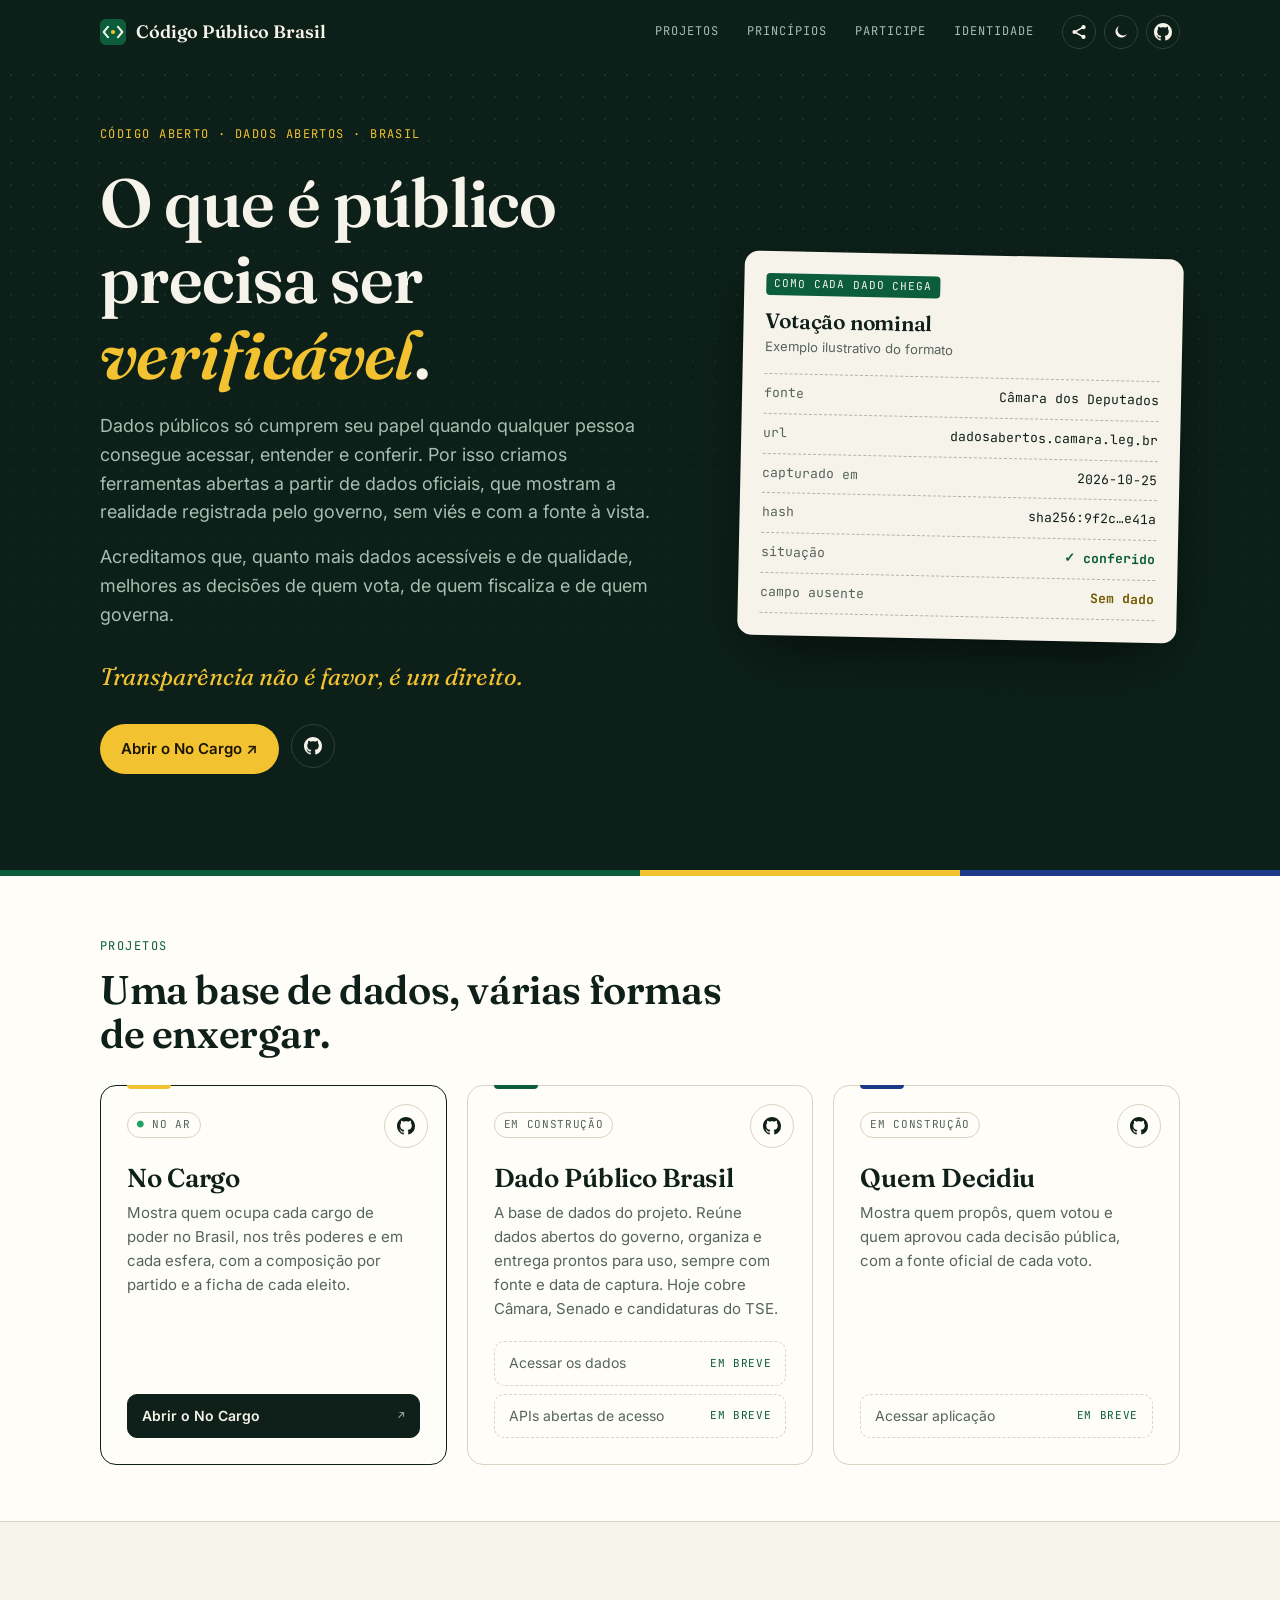
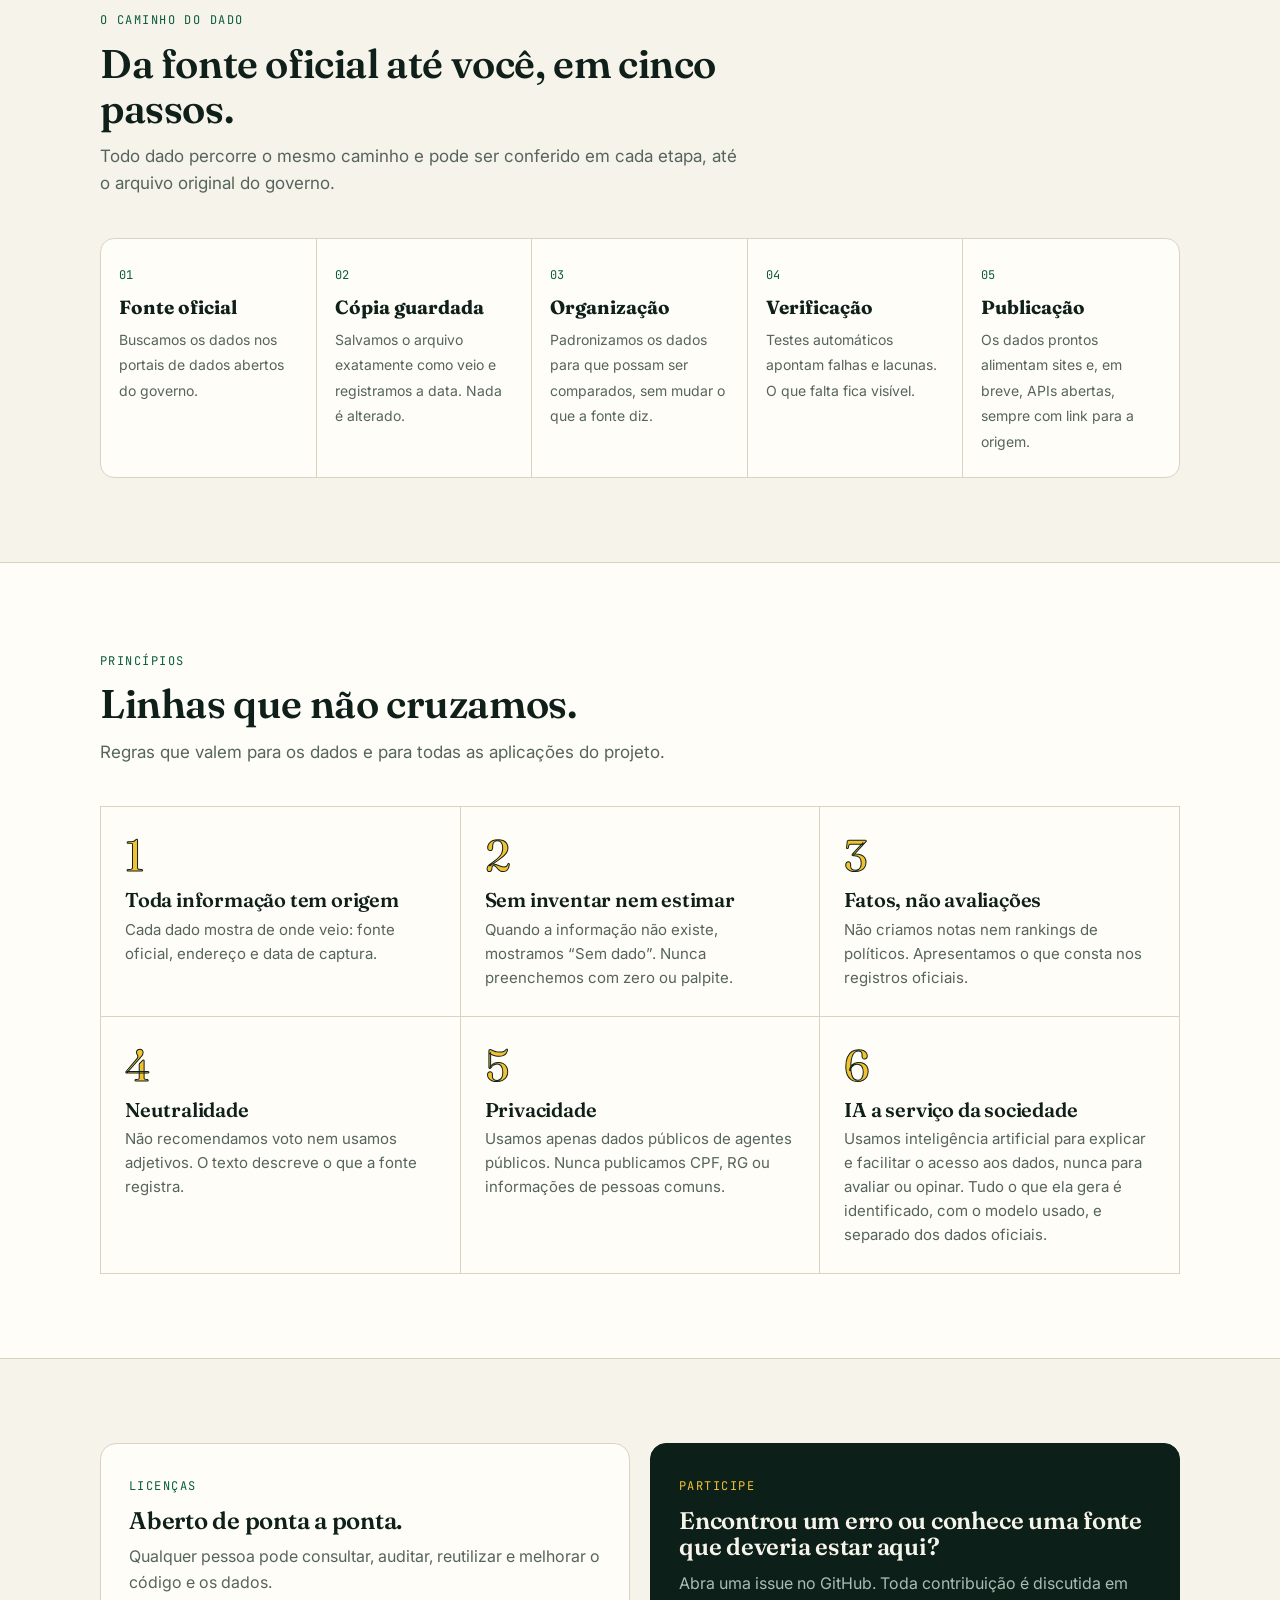
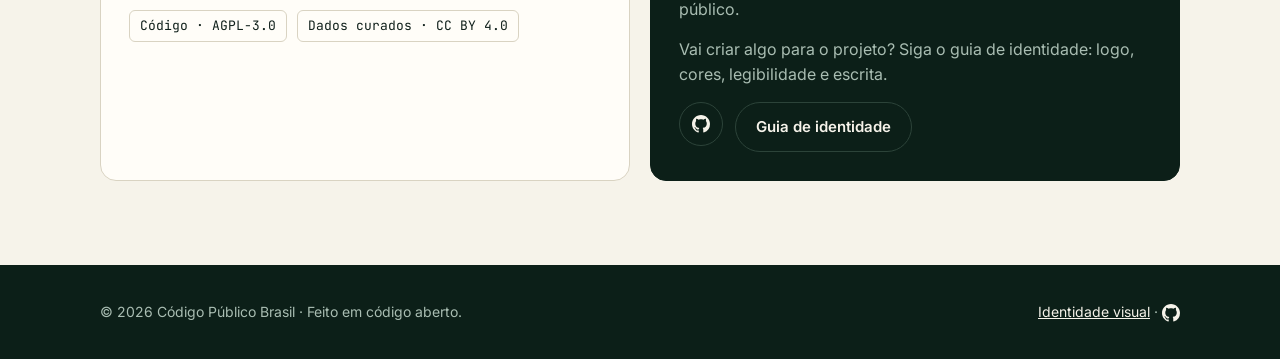
<file: index.html>
<!doctype html>
<html lang="pt-BR">
<head>
  <meta charset="utf-8">
  <meta name="viewport" content="width=device-width, initial-scale=1">
  <title>Código Público Brasil · Dados públicos abertos, acessíveis e verificáveis</title>
  <meta name="description" content="Ferramentas abertas a partir de dados públicos oficiais, para mostrar a realidade registrada pelo governo, sem viés e com a fonte à vista. Código aberto e dados auditáveis.">
  <link rel="canonical" href="https://codigopublicobrasil.com.br/">
  <meta name="theme-color" content="#0c1f18">
  <meta property="og:type" content="website">
  <meta property="og:locale" content="pt_BR">
  <meta property="og:site_name" content="Código Público Brasil">
  <meta property="og:title" content="Código Público Brasil · Dados públicos abertos, acessíveis e verificáveis">
  <meta property="og:description" content="Ferramentas abertas a partir de dados públicos oficiais, para mostrar a realidade registrada pelo governo, sem viés e com a fonte à vista. Código aberto e dados auditáveis.">
  <meta property="og:url" content="https://codigopublicobrasil.com.br/">
  <meta property="og:image" content="https://codigopublicobrasil.com.br/og.png">
  <meta property="og:image:width" content="1200">
  <meta property="og:image:height" content="630">
  <meta property="og:image:alt" content="Código Público Brasil: o que é público precisa ser verificável.">
  <meta name="twitter:card" content="summary_large_image">
  <meta name="twitter:title" content="Código Público Brasil · Dados públicos abertos, acessíveis e verificáveis">
  <meta name="twitter:description" content="Ferramentas abertas a partir de dados públicos oficiais, para mostrar a realidade registrada pelo governo, sem viés e com a fonte à vista. Código aberto e dados auditáveis.">
  <meta name="twitter:image" content="https://codigopublicobrasil.com.br/og.png">
  <link rel="alternate" type="text/plain" href="https://codigopublicobrasil.com.br/llms.txt" title="Resumo para agentes de IA">
  <link rel="icon" href="identidade/logos/simbolo.svg" type="image/svg+xml">
  <link rel="apple-touch-icon" href="apple-touch-icon.png">
  <script type="application/ld+json">
{
  "@context": "https://schema.org",
  "@graph": [
    {
      "@type": "Organization",
      "@id": "https://codigopublicobrasil.com.br/#organizacao",
      "name": "Código Público Brasil",
      "url": "https://codigopublicobrasil.com.br/",
      "logo": {
        "@type": "ImageObject",
        "url": "https://codigopublicobrasil.com.br/identidade/logos/simbolo-512.png",
        "width": 512,
        "height": 512
      },
      "description": "Organização de código aberto que cria ferramentas a partir de dados públicos oficiais, para mostrar a realidade registrada pelo governo, sem viés e com a fonte à vista.",
      "slogan": "O que é público precisa ser verificável.",
      "sameAs": [
        "https://github.com/codigo-publico-brasil"
      ]
    },
    {
      "@type": "WebSite",
      "@id": "https://codigopublicobrasil.com.br/#site",
      "url": "https://codigopublicobrasil.com.br/",
      "name": "Código Público Brasil",
      "inLanguage": "pt-BR",
      "publisher": {
        "@id": "https://codigopublicobrasil.com.br/#organizacao"
      }
    },
    {
      "@type": "WebPage",
      "@id": "https://codigopublicobrasil.com.br/#pagina",
      "url": "https://codigopublicobrasil.com.br/",
      "name": "Código Público Brasil · Dados públicos abertos, acessíveis e verificáveis",
      "description": "Ferramentas abertas a partir de dados públicos oficiais, para mostrar a realidade registrada pelo governo, sem viés e com a fonte à vista. Código aberto e dados auditáveis.",
      "inLanguage": "pt-BR",
      "isPartOf": {
        "@id": "https://codigopublicobrasil.com.br/#site"
      },
      "about": {
        "@id": "https://codigopublicobrasil.com.br/#organizacao"
      },
      "primaryImageOfPage": {
        "@type": "ImageObject",
        "url": "https://codigopublicobrasil.com.br/og.png",
        "width": 1200,
        "height": 630
      }
    },
    {
      "@type": "SoftwareSourceCode",
      "name": "Dado Público Brasil",
      "codeRepository": "https://github.com/codigo-publico-brasil/dado-publico-brasil",
      "description": "Plataforma de dados: reúne dados abertos do governo, organiza e entrega prontos para uso, sempre com fonte e data de captura. Cobre Câmara, Senado e candidaturas do TSE. Em construção.",
      "programmingLanguage": "Python",
      "author": {
        "@id": "https://codigopublicobrasil.com.br/#organizacao"
      },
      "inLanguage": "pt-BR"
    },
    {
      "@type": "SoftwareSourceCode",
      "name": "No Cargo",
      "codeRepository": "https://github.com/codigo-publico-brasil/no-cargo",
      "url": "https://nocargo.codigopublicobrasil.com.br",
      "description": "Mostra quem ocupa cada cargo de poder no Brasil, nos três poderes e em cada esfera, com a composição por partido e a ficha de cada eleito. Já está no ar.",
      "programmingLanguage": "Python",
      "author": {
        "@id": "https://codigopublicobrasil.com.br/#organizacao"
      },
      "inLanguage": "pt-BR"
    },
    {
      "@type": "SoftwareSourceCode",
      "name": "Quem Decidiu",
      "codeRepository": "https://github.com/codigo-publico-brasil/quem-decidiu",
      "description": "Mostra quem propôs, quem votou e quem aprovou cada decisão pública, com a fonte oficial de cada voto. Em construção.",
      "programmingLanguage": "Python",
      "author": {
        "@id": "https://codigopublicobrasil.com.br/#organizacao"
      },
      "inLanguage": "pt-BR"
    }
  ]
}
  </script>
  <link rel="preconnect" href="https://fonts.googleapis.com">
  <link rel="preconnect" href="https://fonts.gstatic.com" crossorigin>
  <link href="https://fonts.googleapis.com/css2?family=Fraunces:ital,opsz,wght@0,9..144,500;0,9..144,600;1,9..144,500&family=Inter:wght@400;500;600&family=JetBrains+Mono:wght@400;600&display=swap" rel="stylesheet">
  <link rel="stylesheet" href="tokens.css">
  <link rel="stylesheet" href="assets/style.css">
  <script src="theme.js"></script>
</head>
<body>

<svg width="0" height="0" style="position:absolute" aria-hidden="true"><symbol id="i-gh" viewBox="0 0 16 16"><path fill="currentColor" d="M8 0C3.58 0 0 3.58 0 8c0 3.54 2.29 6.53 5.47 7.59.4.07.55-.17.55-.38 0-.19-.01-.82-.01-1.49-2.01.37-2.53-.49-2.69-.94-.09-.23-.48-.94-.82-1.13-.28-.15-.68-.52-.01-.53.63-.01 1.08.58 1.23.82.72 1.21 1.87.87 2.33.66.07-.52.28-.87.51-1.07-1.78-.2-3.64-.89-3.64-3.95 0-.87.31-1.59.82-2.15-.08-.2-.36-1.02.08-2.12 0 0 .67-.21 2.2.82.64-.18 1.32-.27 2-.27.68 0 1.36.09 2 .27 1.53-1.04 2.2-.82 2.2-.82.44 1.1.16 1.92.08 2.12.51.56.82 1.27.82 2.15 0 3.07-1.87 3.75-3.65 3.95.29.25.54.73.54 1.48 0 1.07-.01 1.93-.01 2.2 0 .21.15.46.55.38A8.013 8.013 0 0016 8c0-4.42-3.58-8-8-8z"/></symbol></svg>

<header class="top">
  <div class="wrap">
    <a class="brand" href="#">
      <img src="identidade/logos/simbolo.svg" alt="" width="26" height="26">
      Código Público Brasil
    </a>
    <nav class="nav" aria-label="Principal">
      <a href="#projetos">Projetos</a>
      <a href="#principios">Princípios</a>
      <a href="#participe">Participe</a>
      <a href="identidade/">Identidade</a>
    </nav>
    <div class="acoes">
      <a class="gh" href="https://github.com/codigo-publico-brasil" target="_blank" rel="noopener" aria-label="GitHub da organização" title="GitHub da organização"><svg viewBox="0 0 16 16" aria-hidden="true"><use href="#i-gh"/></svg></a>
    </div>
  </div>
</header>

<main>
  <div class="hero">
    <div class="wrap">
      <div>
        <span class="eyebrow">Código aberto · Dados abertos · Brasil</span>
        <h1>O que é público<br>precisa ser <em>verificável</em>.</h1>
        <p class="lead">Dados públicos só cumprem seu papel quando qualquer pessoa consegue acessar, entender e conferir. Por isso criamos ferramentas abertas a partir de dados oficiais, que mostram a realidade registrada pelo governo, sem viés e com a fonte à vista.</p>
        <p class="lead">Acreditamos que, quanto mais dados acessíveis e de qualidade, melhores as decisões de quem vota, de quem fiscaliza e de quem governa.</p>
        <p class="lema">Transparência não é favor, é um direito.</p>
        <div class="cta">
          <a class="btn primary" href="https://nocargo.codigopublicobrasil.com.br" target="_blank" rel="noopener">Abrir o No Cargo ↗</a>
          <a class="gh grande" href="https://github.com/codigo-publico-brasil" target="_blank" rel="noopener" aria-label="GitHub da organização" title="GitHub da organização"><svg viewBox="0 0 16 16" aria-hidden="true"><use href="#i-gh"/></svg></a>
        </div>
      </div>

      <aside class="ficha" aria-label="Exemplo de como cada dado é apresentado">
        <span class="tag">COMO CADA DADO CHEGA</span>
        <h3>Votação nominal</h3>
        <div class="sub">Exemplo ilustrativo do formato</div>
        <dl>
          <div class="row"><dt>fonte</dt><dd>Câmara dos Deputados</dd></div>
          <div class="row"><dt>url</dt><dd>dadosabertos.camara.leg.br</dd></div>
          <div class="row"><dt>capturado em</dt><dd>2026-10-25</dd></div>
          <div class="row"><dt>hash</dt><dd>sha256:9f2c…e41a</dd></div>
          <div class="row"><dt>situação</dt><dd class="ok">✓ conferido</dd></div>
          <div class="row"><dt>campo ausente</dt><dd class="semdado">Sem dado</dd></div>
        </dl>
      </aside>
    </div>
  </div>
  <div class="stripe"></div>

  <section id="projetos" class="vitrine">
    <div class="wrap">
      <div class="sec-head">
        <span class="eyebrow">Projetos</span>
        <h2>Uma base de dados, várias formas de enxergar.</h2>
      </div>
      <div class="cards">

        <article class="card c2 destaque">
          <div class="topo">
            <span class="status on">No ar</span>
            <a class="gh" href="https://github.com/codigo-publico-brasil/no-cargo" target="_blank" rel="noopener" aria-label="Código do No Cargo no GitHub" title="Código no GitHub"><svg viewBox="0 0 16 16" aria-hidden="true"><use href="#i-gh"/></svg></a>
          </div>
          <h3>No Cargo</h3>
          <p>Mostra quem ocupa cada cargo de poder no Brasil, nos três poderes e em cada esfera, com a composição por partido e a ficha de cada eleito.</p>
          <div class="links">
            <a class="app" href="https://nocargo.codigopublicobrasil.com.br" target="_blank" rel="noopener">Abrir o No Cargo <small>↗</small></a>
          </div>
        </article>

        <article class="card">
          <div class="topo">
            <span class="status">Em construção</span>
            <a class="gh" href="https://github.com/codigo-publico-brasil/dado-publico-brasil" target="_blank" rel="noopener" aria-label="Código do Dado Público Brasil no GitHub" title="Código no GitHub"><svg viewBox="0 0 16 16" aria-hidden="true"><use href="#i-gh"/></svg></a>
          </div>
          <h3>Dado Público Brasil</h3>
          <p>A base de dados do projeto. Reúne dados abertos do governo, organiza e entrega prontos para uso, sempre com fonte e data de captura. Hoje cobre Câmara, Senado e candidaturas do TSE.</p>
          <div class="links">
            <span class="soon">Acessar os dados <small>em breve</small></span>
            <span class="soon">APIs abertas de acesso <small>em breve</small></span>
          </div>
        </article>

        <article class="card c3">
          <div class="topo">
            <span class="status">Em construção</span>
            <a class="gh" href="https://github.com/codigo-publico-brasil/quem-decidiu" target="_blank" rel="noopener" aria-label="Código do Quem Decidiu no GitHub" title="Código no GitHub"><svg viewBox="0 0 16 16" aria-hidden="true"><use href="#i-gh"/></svg></a>
          </div>
          <h3>Quem Decidiu</h3>
          <p>Mostra quem propôs, quem votou e quem aprovou cada decisão pública, com a fonte oficial de cada voto.</p>
          <div class="links">
            <span class="soon">Acessar aplicação <small>em breve</small></span>
          </div>
        </article>

      </div>
    </div>
  </section>

  <section id="como">
    <div class="wrap">
      <div class="sec-head">
        <span class="eyebrow">O caminho do dado</span>
        <h2>Da fonte oficial até você, em cinco passos.</h2>
        <p>Todo dado percorre o mesmo caminho e pode ser conferido em cada etapa, até o arquivo original do governo.</p>
      </div>
      <ol class="trilha">
        <li><b>Fonte oficial</b><span>Buscamos os dados nos portais de dados abertos do governo.</span></li>
        <li><b>Cópia guardada</b><span>Salvamos o arquivo exatamente como veio e registramos a data. Nada é alterado.</span></li>
        <li><b>Organização</b><span>Padronizamos os dados para que possam ser comparados, sem mudar o que a fonte diz.</span></li>
        <li><b>Verificação</b><span>Testes automáticos apontam falhas e lacunas. O que falta fica visível.</span></li>
        <li><b>Publicação</b><span>Os dados prontos alimentam sites e, em breve, APIs abertas, sempre com link para a origem.</span></li>
      </ol>
    </div>
  </section>

  <section id="principios" class="principios">
    <div class="wrap">
      <div class="sec-head">
        <span class="eyebrow">Princípios</span>
        <h2>Linhas que não cruzamos.</h2>
        <p>Regras que valem para os dados e para todas as aplicações do projeto.</p>
      </div>
      <div class="pgrid">
        <article><div class="n">1</div><h3>Toda informação tem origem</h3><p>Cada dado mostra de onde veio: fonte oficial, endereço e data de captura.</p></article>
        <article><div class="n">2</div><h3>Sem inventar nem estimar</h3><p>Quando a informação não existe, mostramos “Sem dado”. Nunca preenchemos com zero ou palpite.</p></article>
        <article><div class="n">3</div><h3>Fatos, não avaliações</h3><p>Não criamos notas nem rankings de políticos. Apresentamos o que consta nos registros oficiais.</p></article>
        <article><div class="n">4</div><h3>Neutralidade</h3><p>Não recomendamos voto nem usamos adjetivos. O texto descreve o que a fonte registra.</p></article>
        <article><div class="n">5</div><h3>Privacidade</h3><p>Usamos apenas dados públicos de agentes públicos. Nunca publicamos CPF, RG ou informações de pessoas comuns.</p></article>
        <article><div class="n">6</div><h3>IA a serviço da sociedade</h3><p>Usamos inteligência artificial para explicar e facilitar o acesso aos dados, nunca para avaliar ou opinar. Tudo o que ela gera é identificado, com o modelo usado, e separado dos dados oficiais.</p></article>
      </div>
    </div>
  </section>

  <section id="participe">
    <div class="wrap duo">
      <div class="panel">
        <span class="eyebrow">Licenças</span>
        <h3 style="margin-top:10px">Aberto de ponta a ponta.</h3>
        <p>Qualquer pessoa pode consultar, auditar, reutilizar e melhorar o código e os dados.</p>
        <div class="lic"><span>Código · AGPL-3.0</span><span>Dados curados · CC BY 4.0</span></div>
      </div>
      <div class="panel dark">
        <span class="eyebrow" style="color:var(--yellow)">Participe</span>
        <h3 style="margin-top:10px">Encontrou um erro ou conhece uma fonte que deveria estar aqui?</h3>
        <p>Abra uma issue no GitHub. Toda contribuição é discutida em público.</p>
        <p>Vai criar algo para o projeto? Siga o guia de identidade: logo, cores, legibilidade e escrita.</p>
        <div class="cta">
          <a class="gh grande" href="https://github.com/codigo-publico-brasil" target="_blank" rel="noopener" aria-label="GitHub da organização" title="GitHub da organização"><svg viewBox="0 0 16 16" aria-hidden="true"><use href="#i-gh"/></svg></a>
          <a class="btn ghost" href="identidade/">Guia de identidade</a>
        </div>
      </div>
    </div>
  </section>
</main>

<footer>
  <div class="wrap">
    <span>© 2026 Código Público Brasil · Feito em código aberto.</span>
    <span><a href="identidade/">Identidade visual</a> · <a href="https://github.com/codigo-publico-brasil" target="_blank" rel="noopener" aria-label="GitHub da organização" title="GitHub da organização" style="display:inline-flex;vertical-align:middle"><svg viewBox="0 0 16 16" width="18" height="18" aria-hidden="true"><use href="#i-gh"/></svg></a></span>
  </div>
</footer>

</body>
</html>
</file>
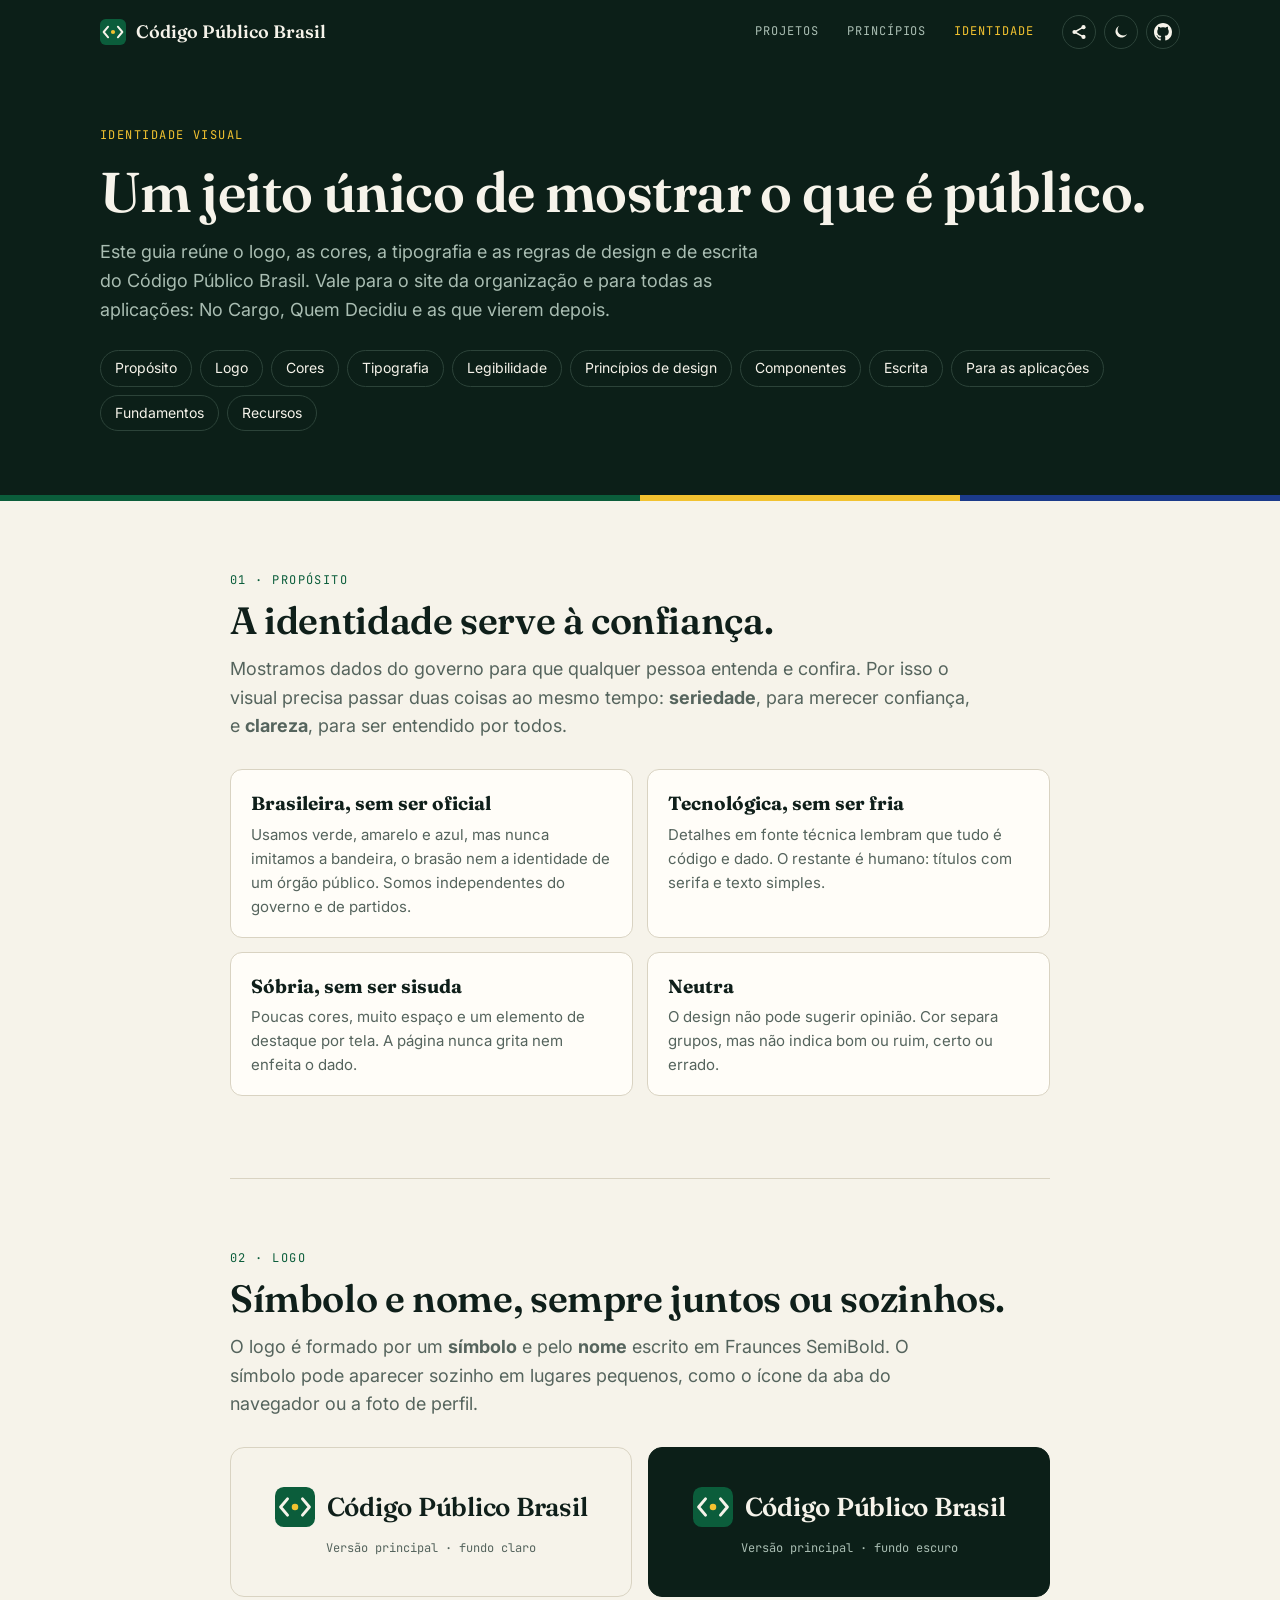
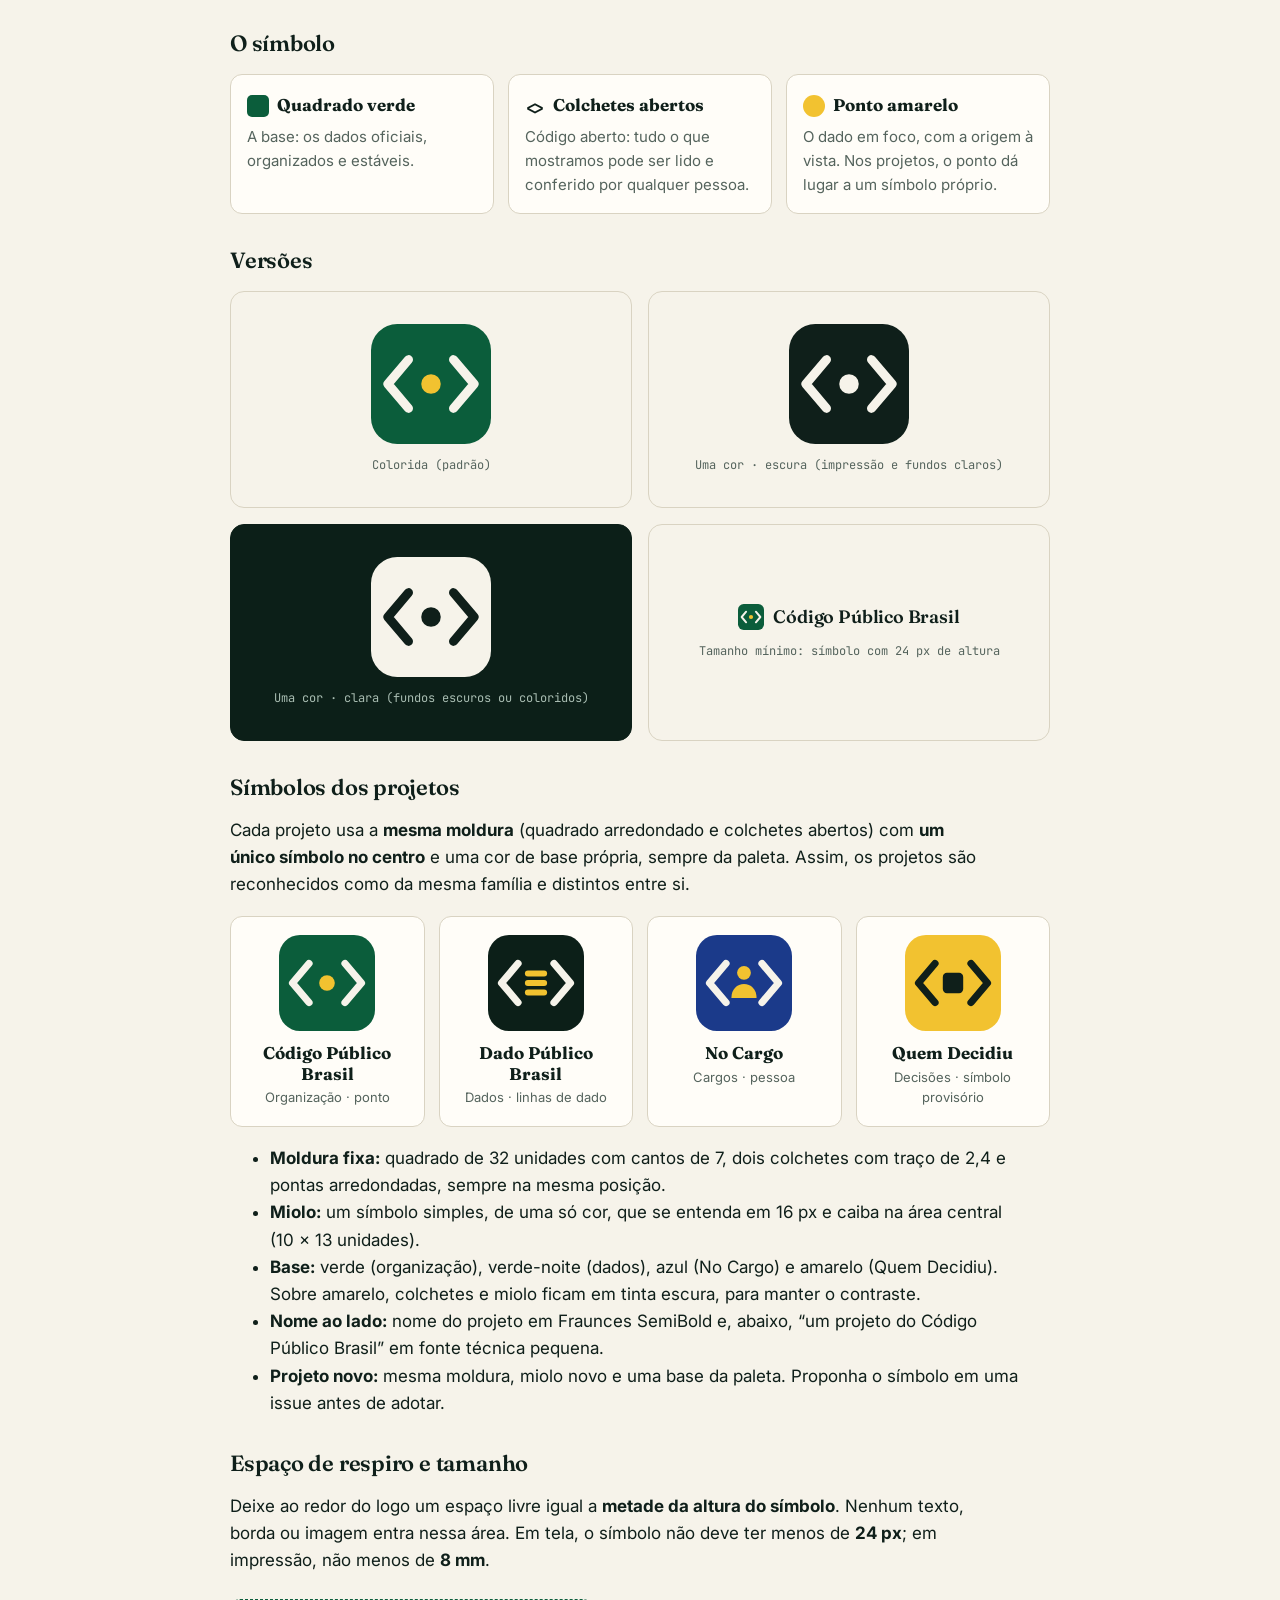
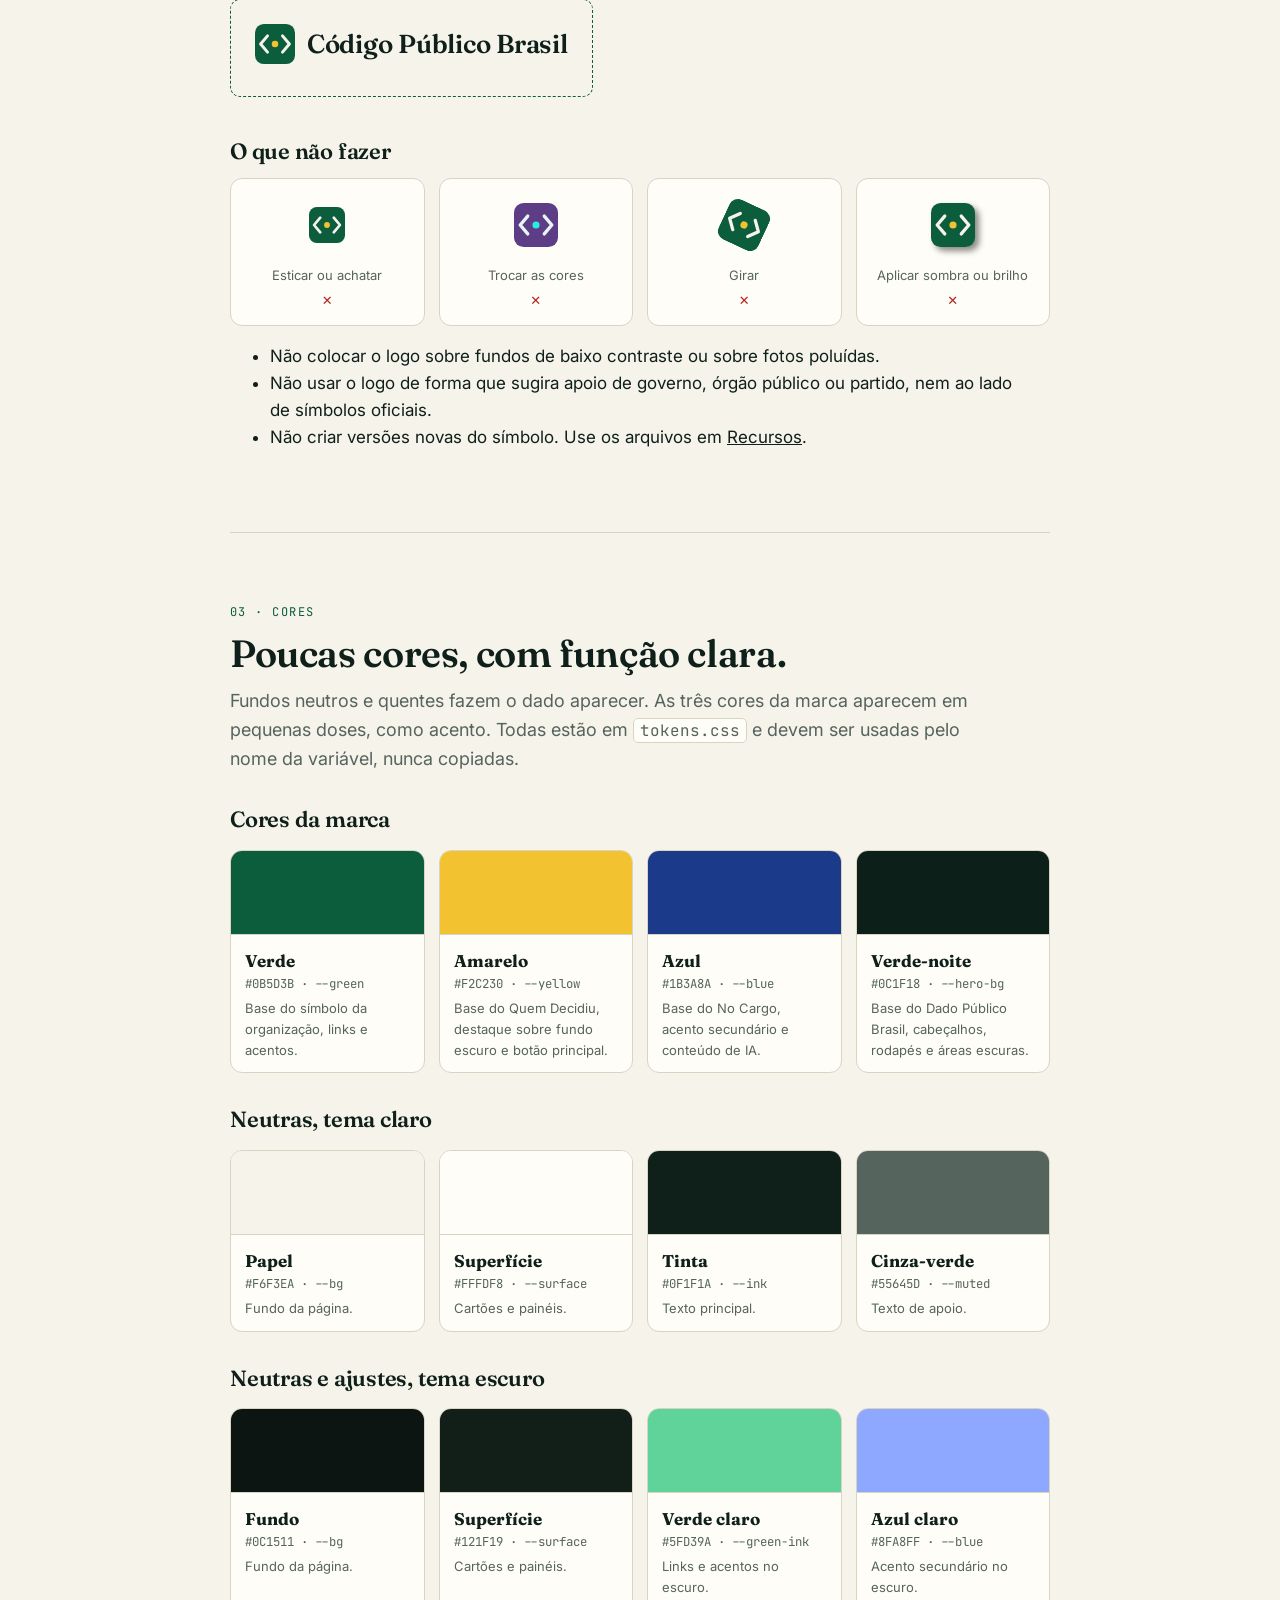
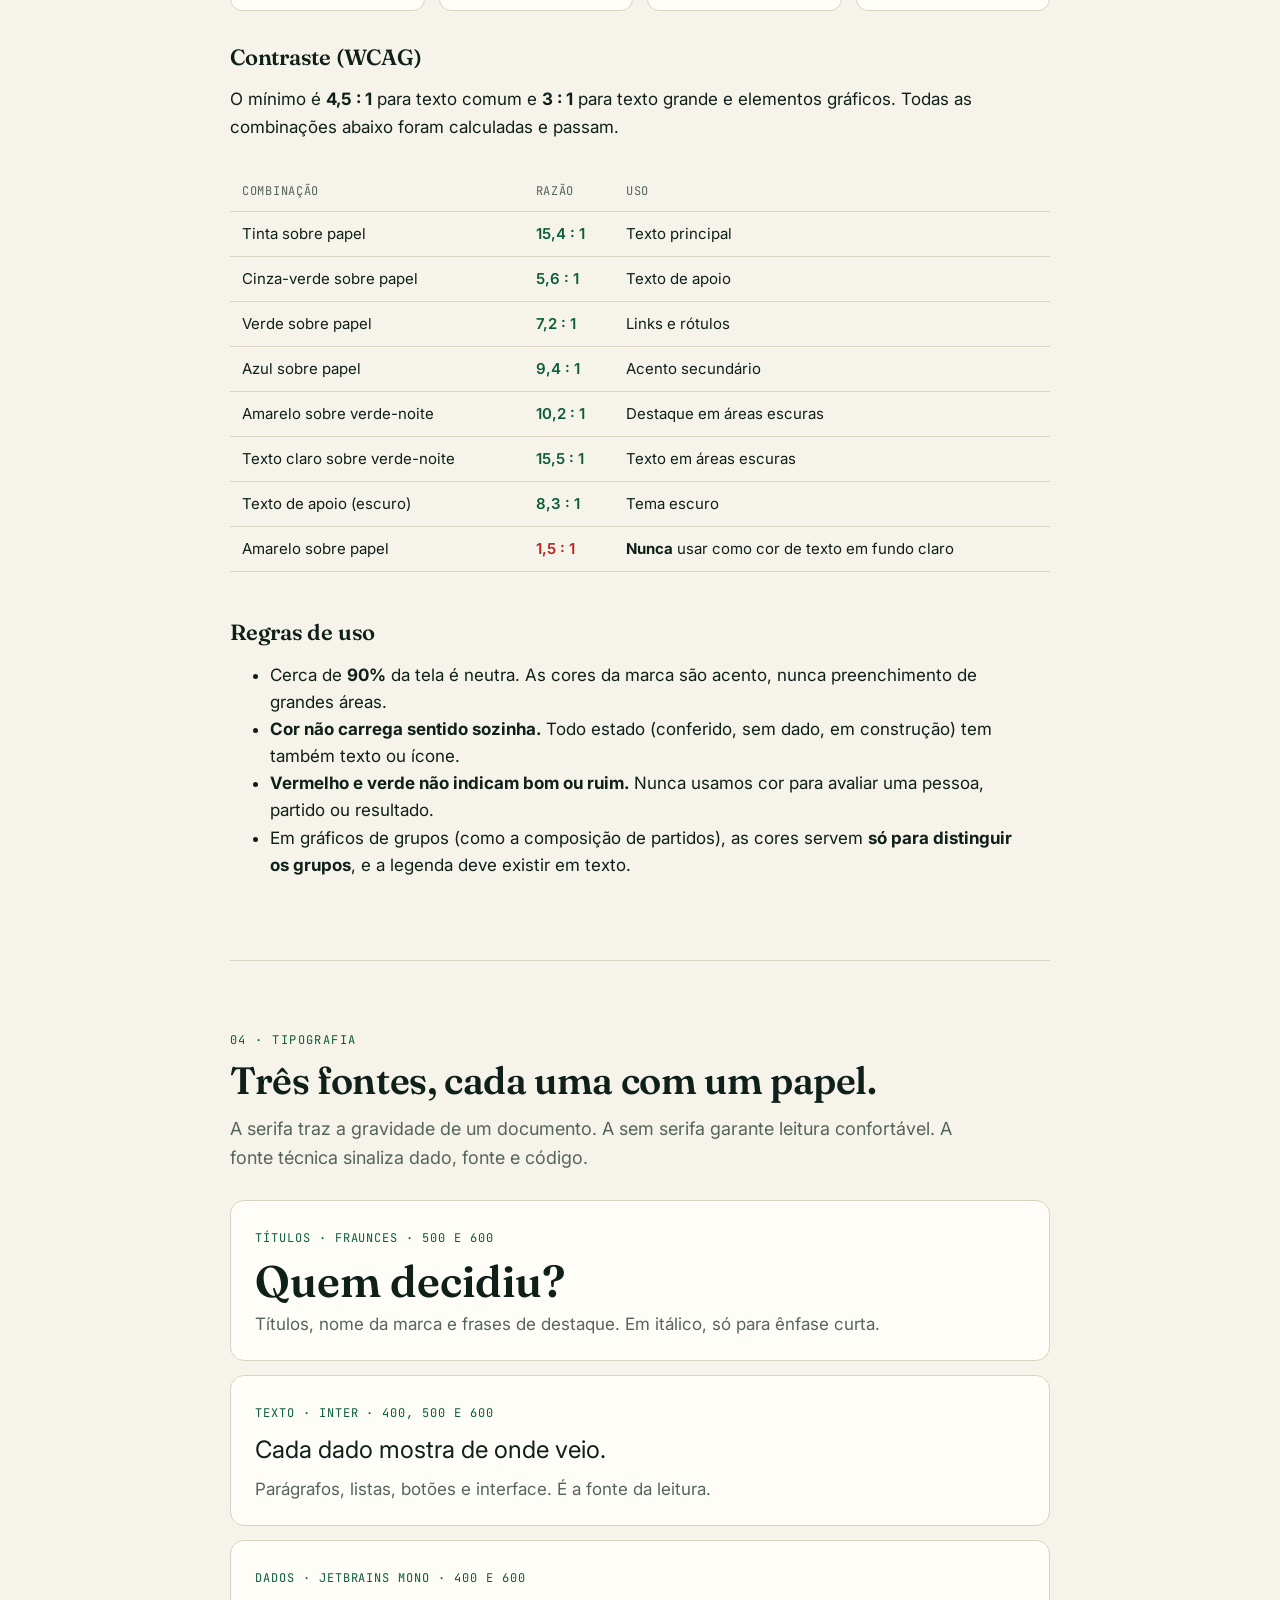
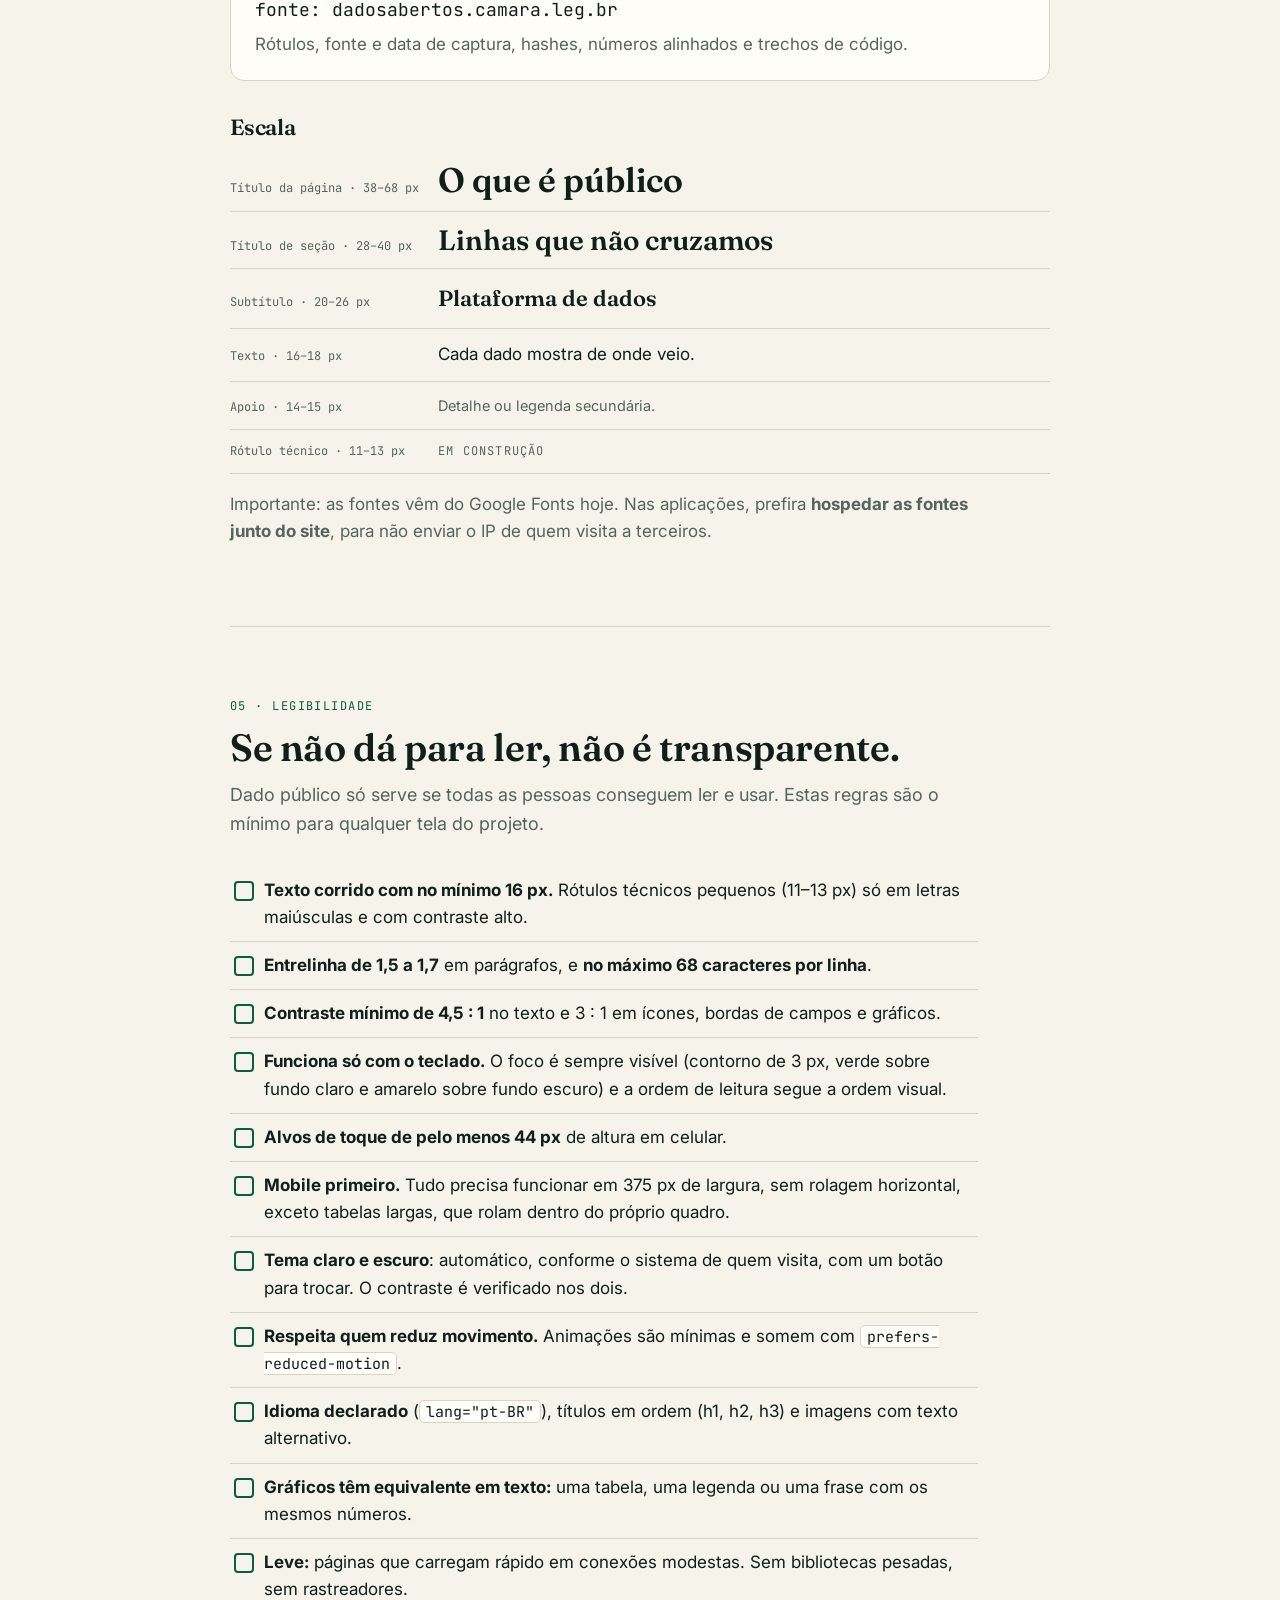
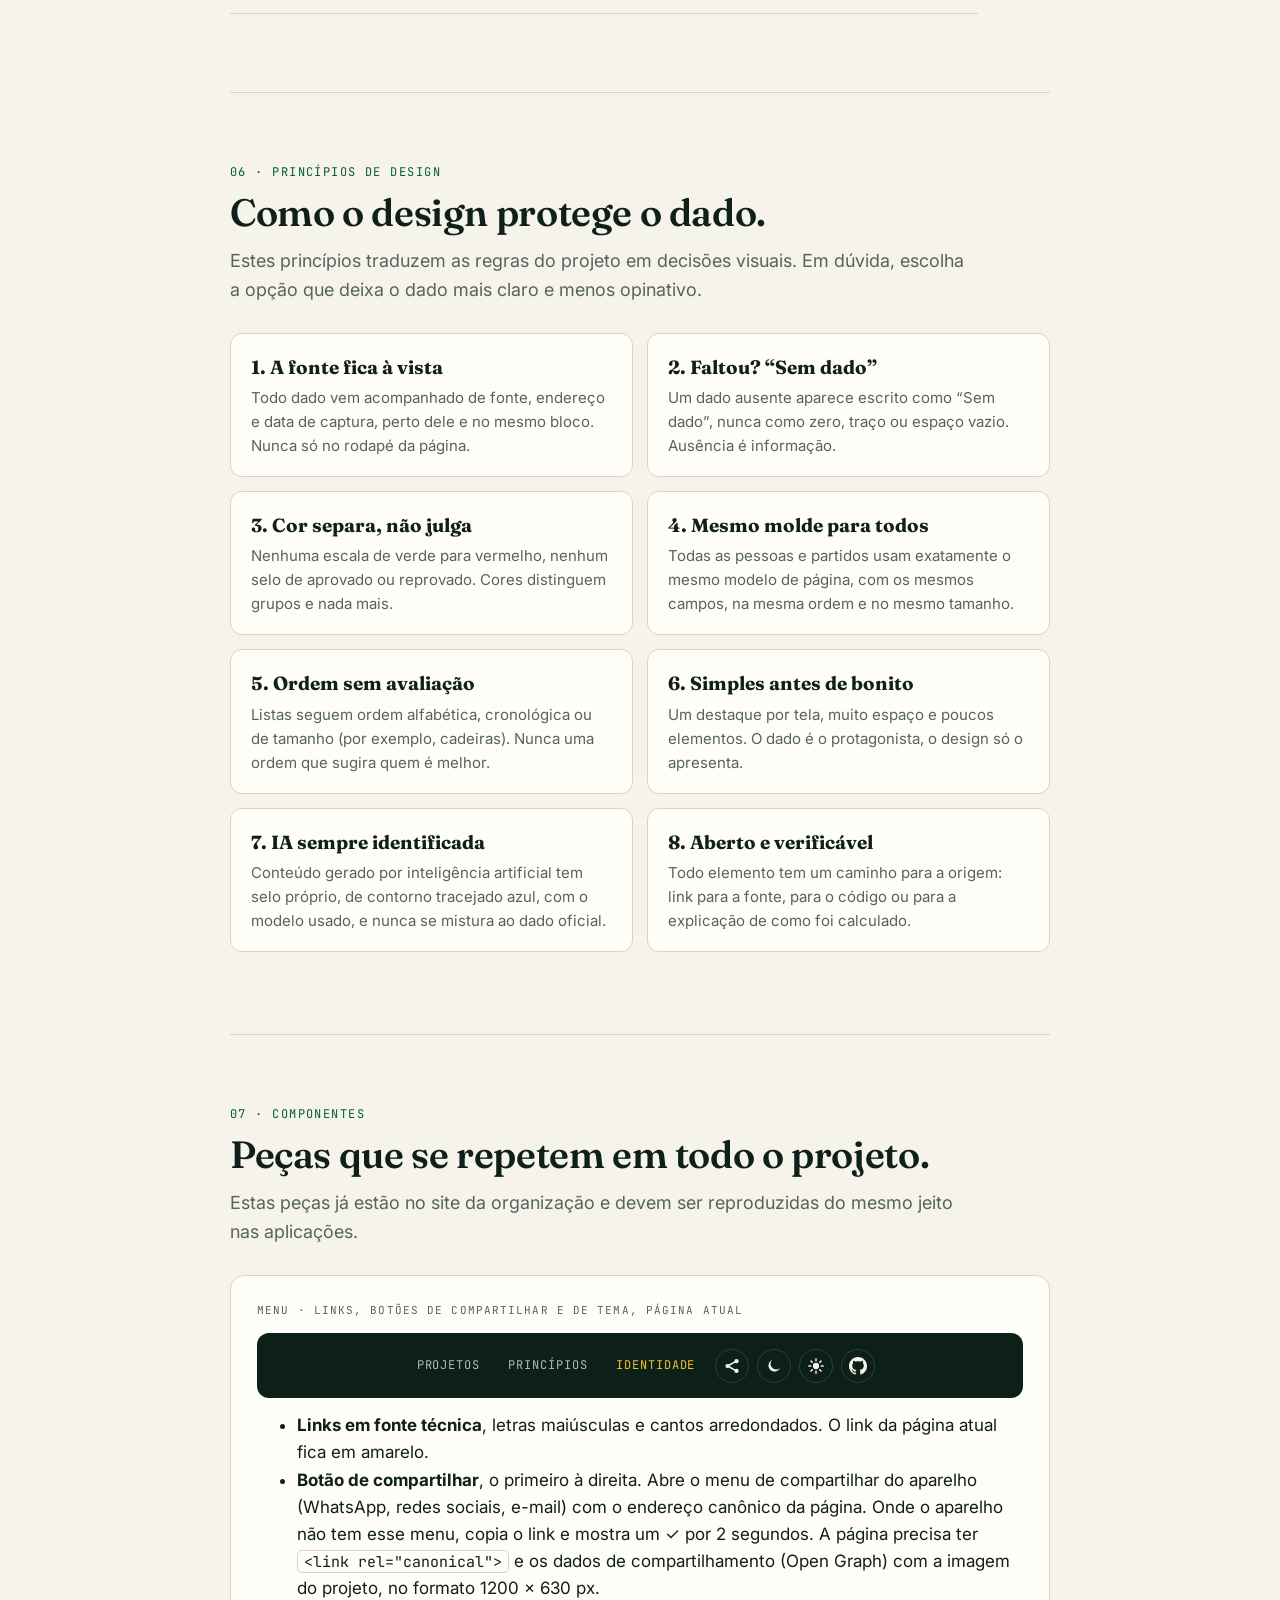
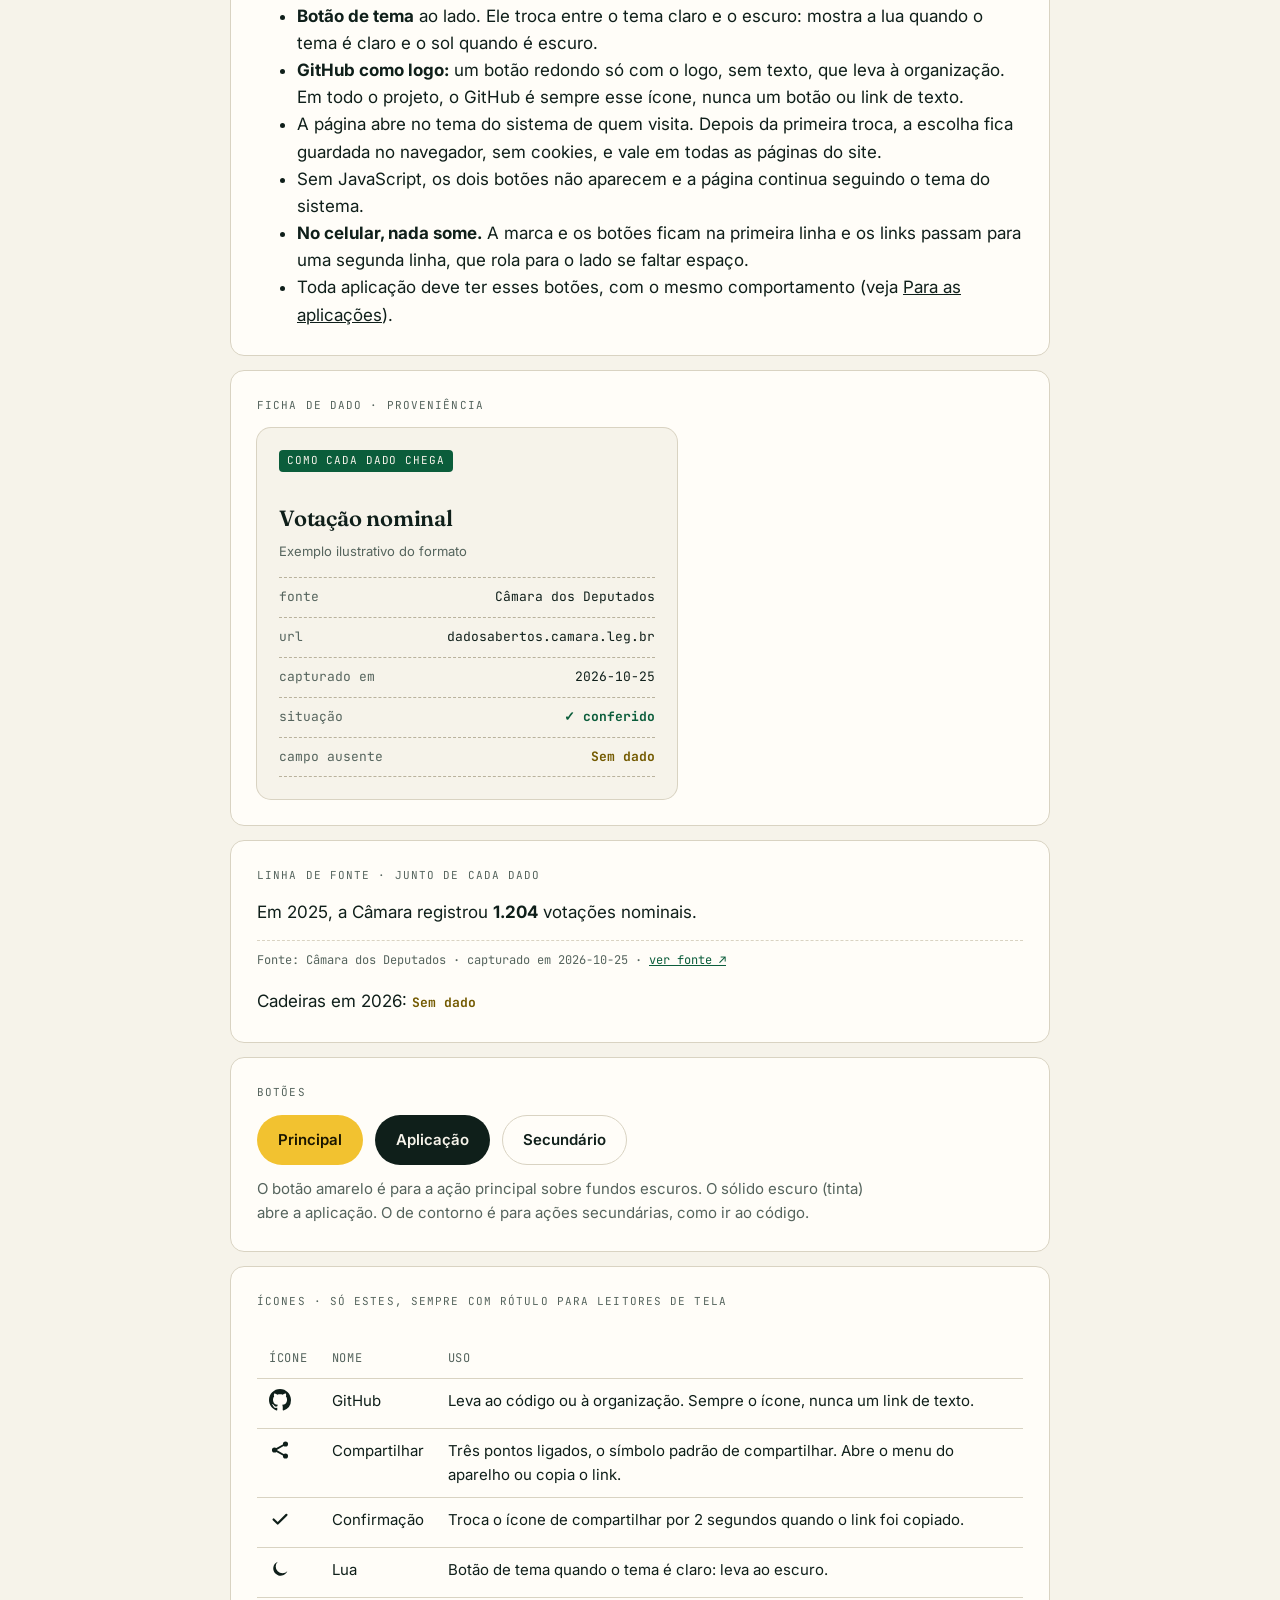
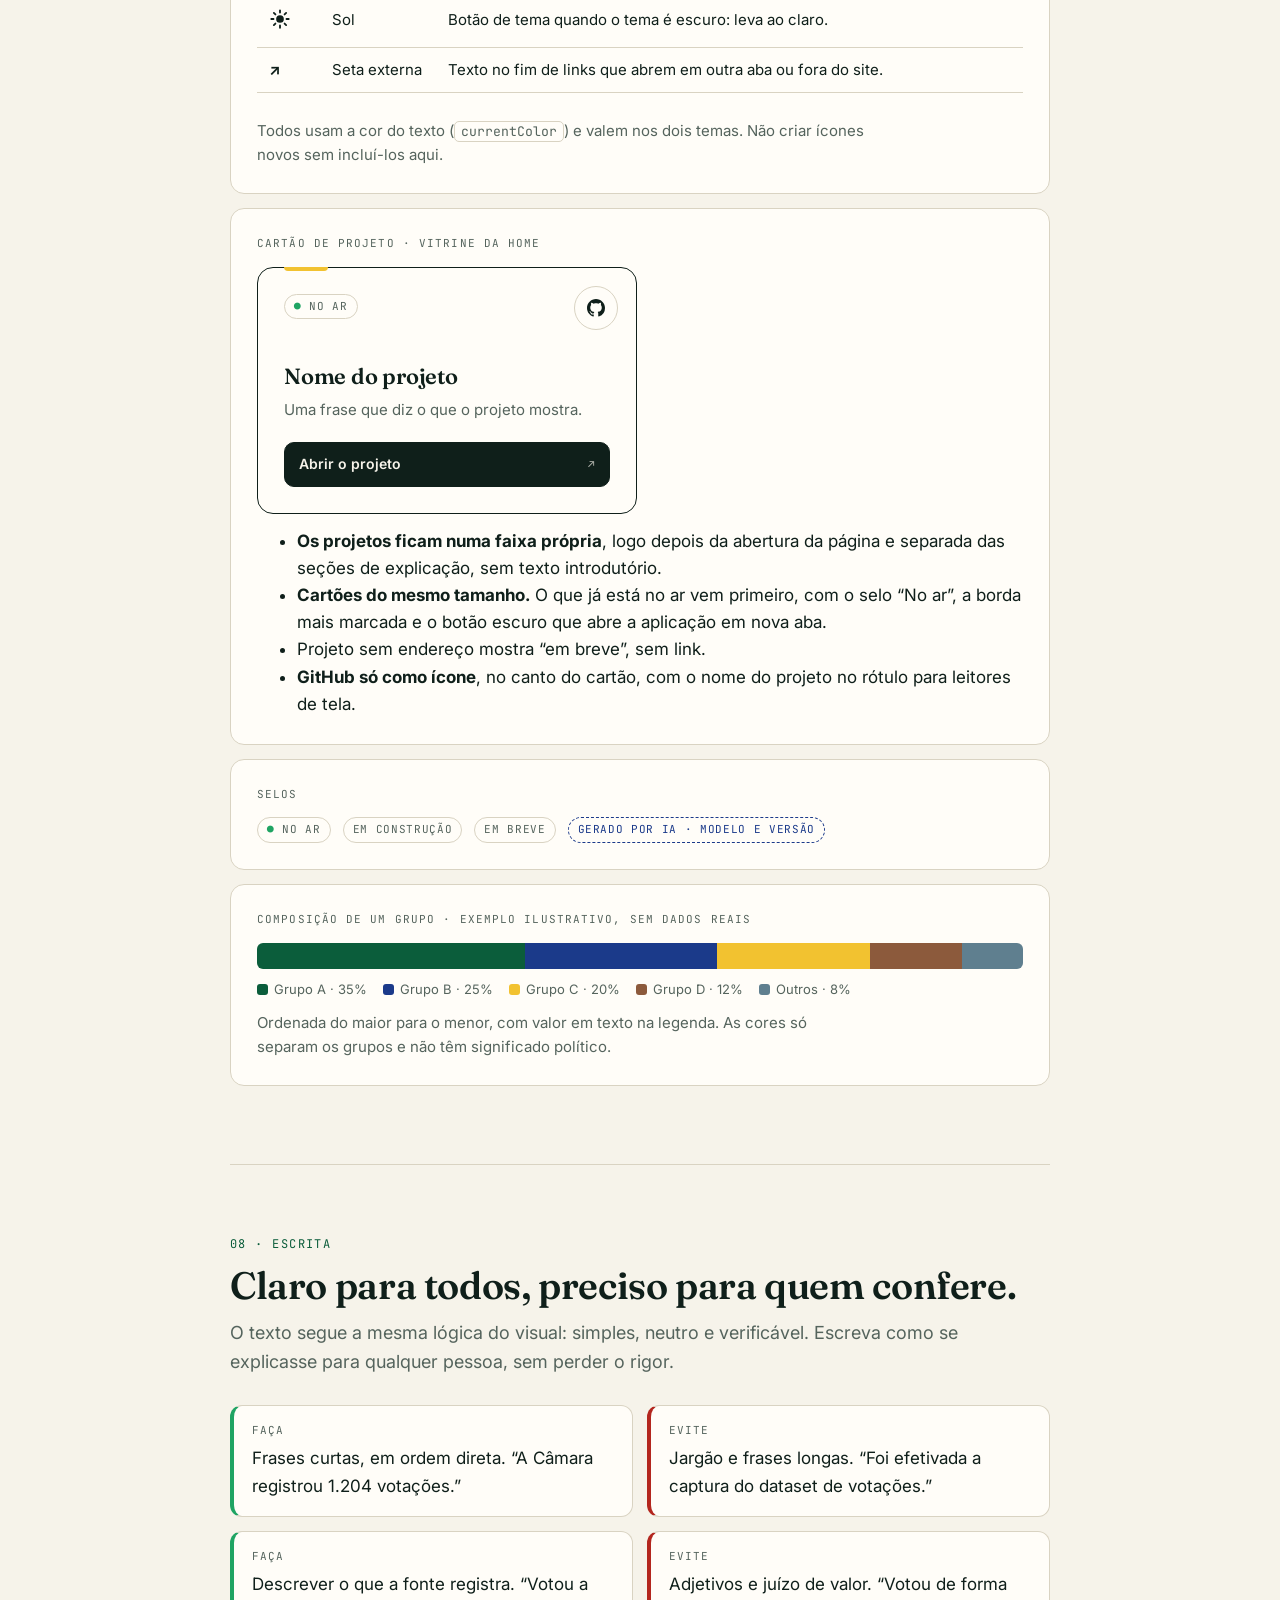
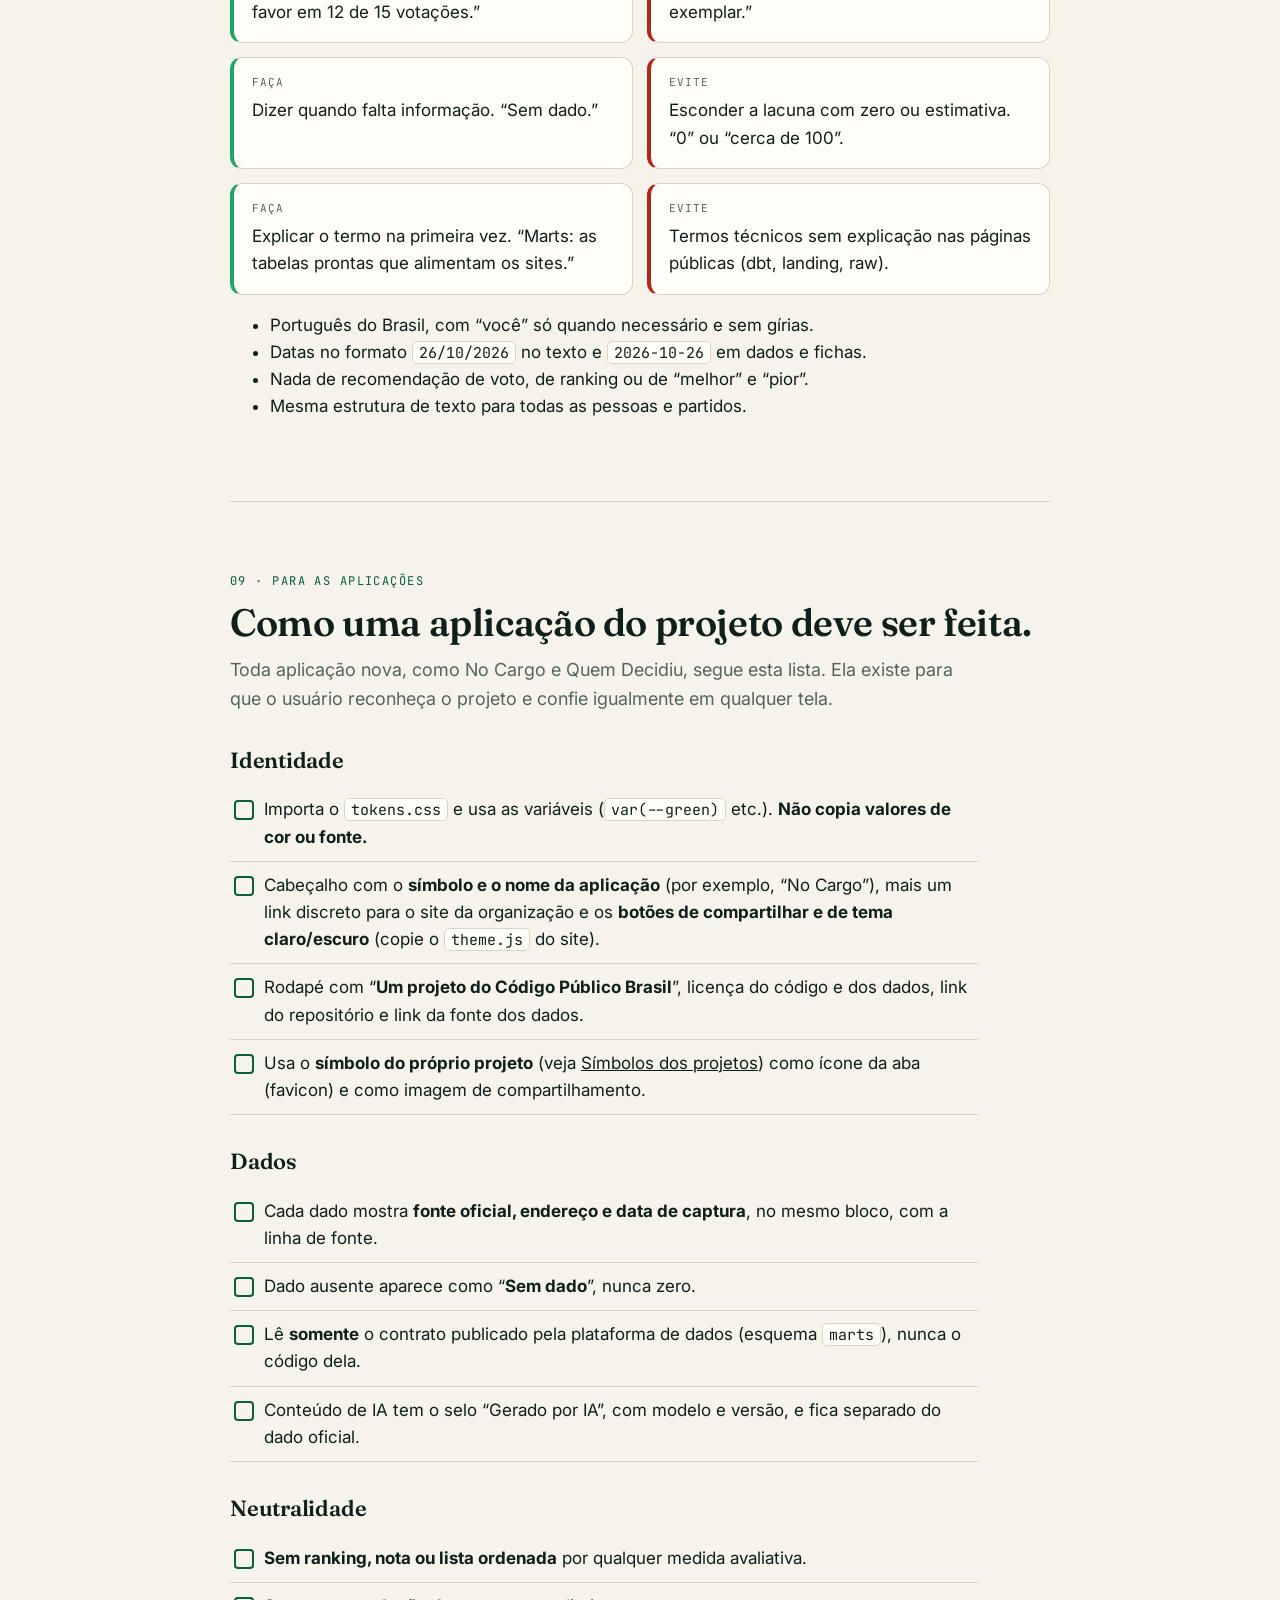
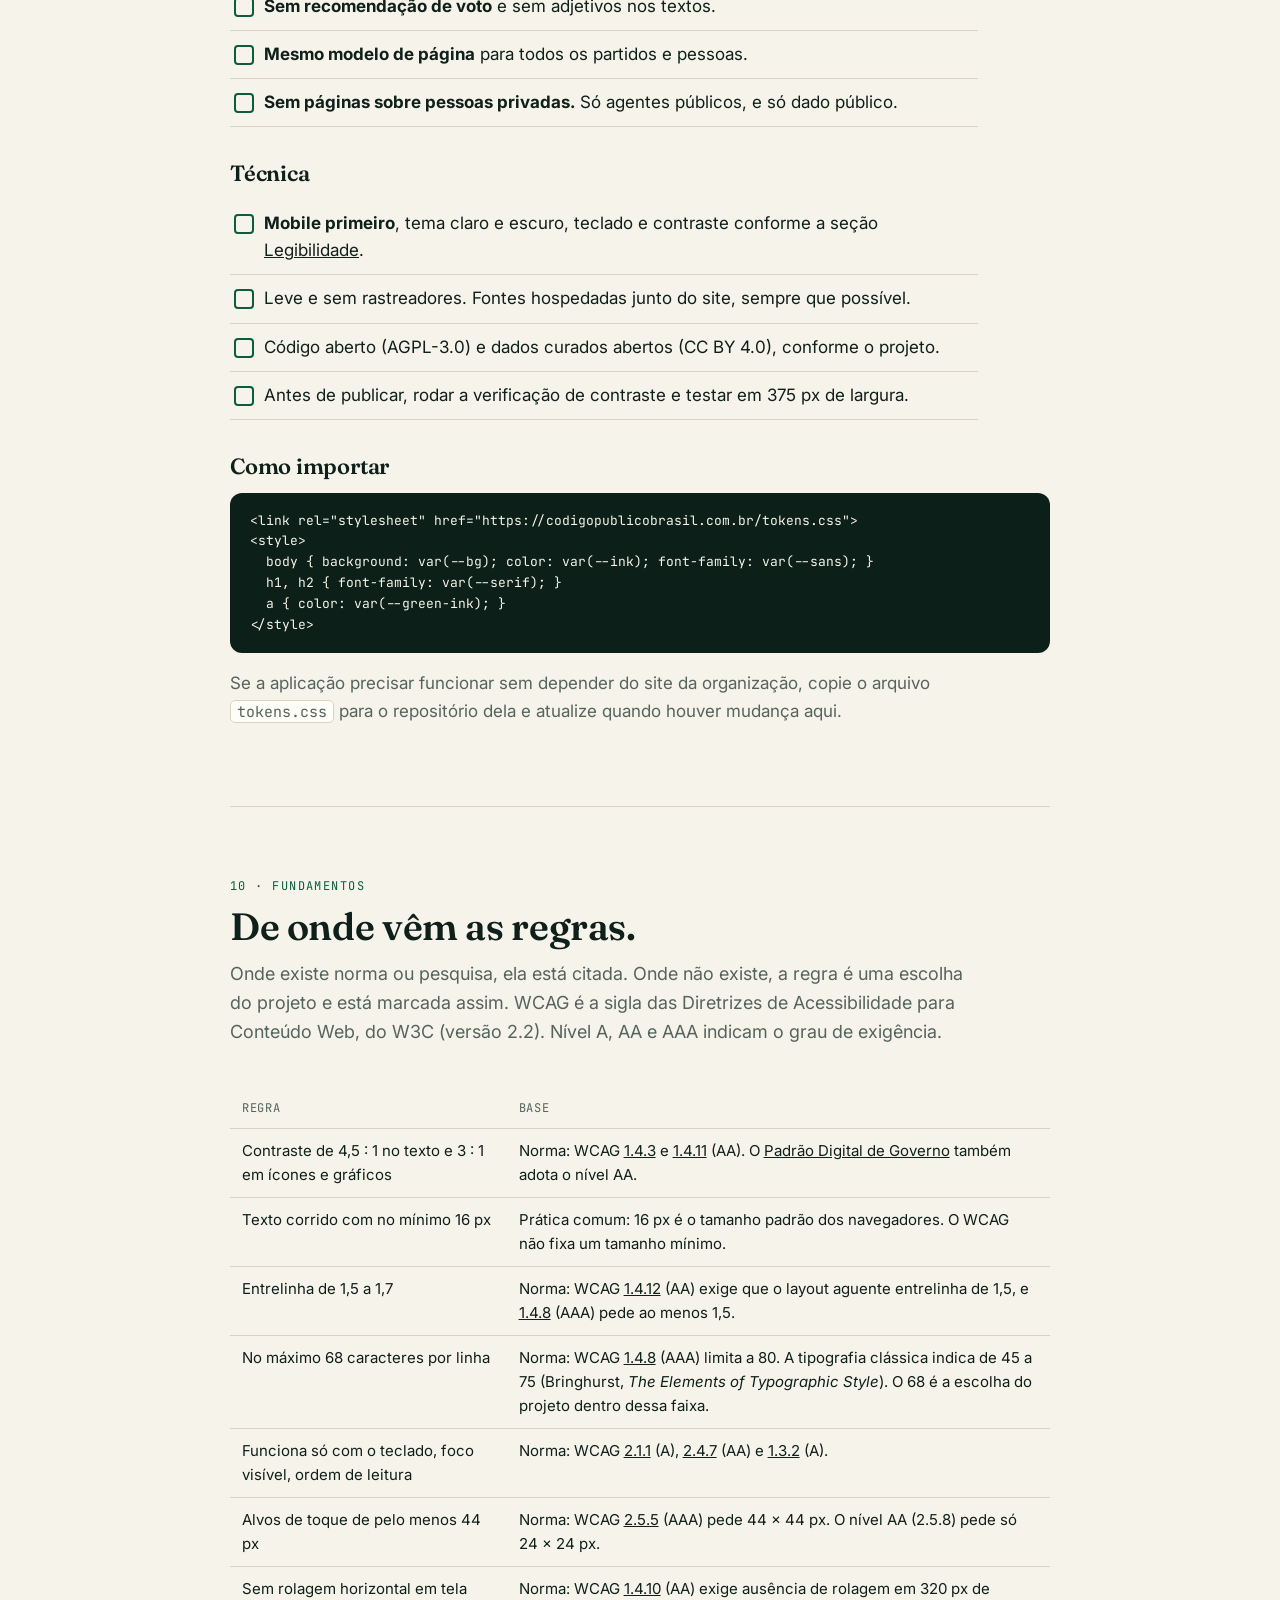
<file: identidade/index.html>
<!doctype html>
<html lang="pt-BR">
<head>
  <meta charset="utf-8">
  <meta name="viewport" content="width=device-width, initial-scale=1">
  <title>Identidade visual · Código Público Brasil</title>
  <meta name="description" content="Logo, cores, tipografia, princípios de design, legibilidade, regras de escrita e como as aplicações do Código Público Brasil (No Cargo, Quem Decidiu e outras) devem ser feitas.">
  <link rel="canonical" href="https://codigopublicobrasil.com.br/identidade/">
  <meta name="theme-color" content="#0c1f18">
  <meta property="og:type" content="website">
  <meta property="og:locale" content="pt_BR">
  <meta property="og:site_name" content="Código Público Brasil">
  <meta property="og:title" content="Identidade visual · Código Público Brasil">
  <meta property="og:description" content="Logo, cores, tipografia, princípios de design, legibilidade, regras de escrita e como as aplicações do Código Público Brasil (No Cargo, Quem Decidiu e outras) devem ser feitas.">
  <meta property="og:url" content="https://codigopublicobrasil.com.br/identidade/">
  <meta property="og:image" content="https://codigopublicobrasil.com.br/og.png">
  <meta property="og:image:width" content="1200">
  <meta property="og:image:height" content="630">
  <meta property="og:image:alt" content="Código Público Brasil: o que é público precisa ser verificável.">
  <meta name="twitter:card" content="summary_large_image">
  <meta name="twitter:title" content="Identidade visual · Código Público Brasil">
  <meta name="twitter:description" content="Logo, cores, tipografia, princípios de design, legibilidade, regras de escrita e como as aplicações do Código Público Brasil (No Cargo, Quem Decidiu e outras) devem ser feitas.">
  <meta name="twitter:image" content="https://codigopublicobrasil.com.br/og.png">
  <link rel="alternate" type="text/plain" href="https://codigopublicobrasil.com.br/llms.txt" title="Resumo para agentes de IA">
  <link rel="icon" href="logos/simbolo.svg" type="image/svg+xml">
  <link rel="apple-touch-icon" href="../apple-touch-icon.png">
  <script type="application/ld+json">
{
  "@context": "https://schema.org",
  "@graph": [
    {
      "@type": "WebPage",
      "@id": "https://codigopublicobrasil.com.br/identidade/#pagina",
      "url": "https://codigopublicobrasil.com.br/identidade/",
      "name": "Identidade visual · Código Público Brasil",
      "description": "Logo, cores, tipografia, princípios de design, legibilidade, regras de escrita e como as aplicações do Código Público Brasil (No Cargo, Quem Decidiu e outras) devem ser feitas.",
      "inLanguage": "pt-BR",
      "isPartOf": {
        "@id": "https://codigopublicobrasil.com.br/#site"
      },
      "about": {
        "@id": "https://codigopublicobrasil.com.br/#organizacao"
      },
      "breadcrumb": {
        "@id": "https://codigopublicobrasil.com.br/identidade/#trilha"
      }
    },
    {
      "@type": "BreadcrumbList",
      "@id": "https://codigopublicobrasil.com.br/identidade/#trilha",
      "itemListElement": [
        {
          "@type": "ListItem",
          "position": 1,
          "name": "Código Público Brasil",
          "item": "https://codigopublicobrasil.com.br/"
        },
        {
          "@type": "ListItem",
          "position": 2,
          "name": "Identidade visual",
          "item": "https://codigopublicobrasil.com.br/identidade/"
        }
      ]
    }
  ]
}
  </script>
  <link rel="preconnect" href="https://fonts.googleapis.com">
  <link rel="preconnect" href="https://fonts.gstatic.com" crossorigin>
  <link href="https://fonts.googleapis.com/css2?family=Fraunces:ital,opsz,wght@0,9..144,500;0,9..144,600;1,9..144,500&family=Inter:wght@400;500;600&family=JetBrains+Mono:wght@400;600&display=swap" rel="stylesheet">
  <link rel="stylesheet" href="../tokens.css">
  <link rel="stylesheet" href="../assets/style.css">
  <link rel="stylesheet" href="identidade.css">
  <script src="../theme.js"></script>
</head>
<body>

<svg width="0" height="0" style="position:absolute" aria-hidden="true"><symbol id="i-gh" viewBox="0 0 16 16"><path fill="currentColor" d="M8 0C3.58 0 0 3.58 0 8c0 3.54 2.29 6.53 5.47 7.59.4.07.55-.17.55-.38 0-.19-.01-.82-.01-1.49-2.01.37-2.53-.49-2.69-.94-.09-.23-.48-.94-.82-1.13-.28-.15-.68-.52-.01-.53.63-.01 1.08.58 1.23.82.72 1.21 1.87.87 2.33.66.07-.52.28-.87.51-1.07-1.78-.2-3.64-.89-3.64-3.95 0-.87.31-1.59.82-2.15-.08-.2-.36-1.02.08-2.12 0 0 .67-.21 2.2.82.64-.18 1.32-.27 2-.27.68 0 1.36.09 2 .27 1.53-1.04 2.2-.82 2.2-.82.44 1.1.16 1.92.08 2.12.51.56.82 1.27.82 2.15 0 3.07-1.87 3.75-3.65 3.95.29.25.54.73.54 1.48 0 1.07-.01 1.93-.01 2.2 0 .21.15.46.55.38A8.013 8.013 0 0016 8c0-4.42-3.58-8-8-8z"/></symbol></svg>

<header class="top">
  <div class="wrap">
    <a class="brand" href="../">
      <img src="logos/simbolo.svg" alt="" width="26" height="26">
      Código Público Brasil
    </a>
    <nav class="nav" aria-label="Principal">
      <a href="../#projetos">Projetos</a>
      <a href="../#principios">Princípios</a>
      <a href="./" aria-current="page">Identidade</a>
    </nav>
    <div class="acoes">
      <a class="gh" href="https://github.com/codigo-publico-brasil" aria-label="GitHub da organização" title="GitHub da organização"><svg viewBox="0 0 16 16" aria-hidden="true"><use href="#i-gh"/></svg></a>
    </div>
  </div>
</header>

<div class="abertura">
  <div class="wrap">
    <span class="eyebrow">Identidade visual</span>
    <h1>Um jeito único de mostrar o que é público.</h1>
    <p>Este guia reúne o logo, as cores, a tipografia e as regras de design e de escrita do Código Público Brasil. Vale para o site da organização e para todas as aplicações: No Cargo, Quem Decidiu e as que vierem depois.</p>
    <nav class="indice" aria-label="Neste guia">
      <a href="#proposito">Propósito</a>
      <a href="#logo">Logo</a>
      <a href="#cores">Cores</a>
      <a href="#tipografia">Tipografia</a>
      <a href="#legibilidade">Legibilidade</a>
      <a href="#principios">Princípios de design</a>
      <a href="#componentes">Componentes</a>
      <a href="#escrita">Escrita</a>
      <a href="#apps">Para as aplicações</a>
      <a href="#fundamentos">Fundamentos</a>
      <a href="#recursos">Recursos</a>
    </nav>
  </div>
</div>
<div class="stripe"></div>

<main class="wrap narrow">

  <!-- PROPÓSITO -->
  <section class="bloco" id="proposito">
    <span class="eyebrow">01 · Propósito</span>
    <h2>A identidade serve à confiança.</h2>
    <p class="intro">Mostramos dados do governo para que qualquer pessoa entenda e confira. Por isso o visual precisa passar duas coisas ao mesmo tempo: <b>seriedade</b>, para merecer confiança, e <b>clareza</b>, para ser entendido por todos.</p>
    <div class="regras">
      <div class="regra"><b>Brasileira, sem ser oficial</b><p>Usamos verde, amarelo e azul, mas nunca imitamos a bandeira, o brasão nem a identidade de um órgão público. Somos independentes do governo e de partidos.</p></div>
      <div class="regra"><b>Tecnológica, sem ser fria</b><p>Detalhes em fonte técnica lembram que tudo é código e dado. O restante é humano: títulos com serifa e texto simples.</p></div>
      <div class="regra"><b>Sóbria, sem ser sisuda</b><p>Poucas cores, muito espaço e um elemento de destaque por tela. A página nunca grita nem enfeita o dado.</p></div>
      <div class="regra"><b>Neutra</b><p>O design não pode sugerir opinião. Cor separa grupos, mas não indica bom ou ruim, certo ou errado.</p></div>
    </div>
  </section>

  <!-- LOGO -->
  <section class="bloco" id="logo">
    <span class="eyebrow">02 · Logo</span>
    <h2>Símbolo e nome, sempre juntos ou sozinhos.</h2>
    <p class="intro">O logo é formado por um <b>símbolo</b> e pelo <b>nome</b> escrito em Fraunces SemiBold. O símbolo pode aparecer sozinho em lugares pequenos, como o ícone da aba do navegador ou a foto de perfil.</p>

    <div class="palco">
      <div class="claro">
        <span class="lockup"><img src="logos/simbolo.svg" alt="">Código Público Brasil</span>
        <small>Versão principal · fundo claro</small>
      </div>
      <div class="escuro">
        <span class="lockup"><img src="logos/simbolo.svg" alt="">Código Público Brasil</span>
        <small>Versão principal · fundo escuro</small>
      </div>
    </div>

    <h3>O símbolo</h3>
    <div class="partes">
      <div><i style="background:#0b5d3b"></i><b>Quadrado verde</b><p>A base: os dados oficiais, organizados e estáveis.</p></div>
      <div><i style="background:none;width:auto;font-style:normal;font-family:var(--mono);font-weight:700">&lt;&gt;</i><b>Colchetes abertos</b><p>Código aberto: tudo o que mostramos pode ser lido e conferido por qualquer pessoa.</p></div>
      <div><i style="background:#f2c230;border-radius:50%"></i><b>Ponto amarelo</b><p>O dado em foco, com a origem à vista. Nos projetos, o ponto dá lugar a um símbolo próprio.</p></div>
    </div>

    <h3>Versões</h3>
    <div class="palco">
      <div class="simbolo-grande"><img src="logos/simbolo.svg" alt="Símbolo colorido"><small>Colorida (padrão)</small></div>
      <div class="claro simbolo-grande"><img src="logos/simbolo-mono-escuro.svg" alt="Símbolo em um tom escuro"><small>Uma cor · escura (impressão e fundos claros)</small></div>
      <div class="escuro simbolo-grande"><img src="logos/simbolo-mono-claro.svg" alt="Símbolo em um tom claro"><small>Uma cor · clara (fundos escuros ou coloridos)</small></div>
      <div>
        <span class="lockup pequeno"><img src="logos/simbolo.svg" alt="">Código Público Brasil</span>
        <small>Tamanho mínimo: símbolo com 24 px de altura</small>
      </div>
    </div>

    <h3>Símbolos dos projetos</h3>
    <p>Cada projeto usa a <b>mesma moldura</b> (quadrado arredondado e colchetes abertos) com <b>um único símbolo no centro</b> e uma cor de base própria, sempre da paleta. Assim, os projetos são reconhecidos como da mesma família e distintos entre si.</p>
    <div class="familia">
      <figure><img src="logos/simbolo.svg" alt="" width="96" height="96"><b>Código Público Brasil</b><span>Organização · ponto</span></figure>
      <figure><img src="logos/dado-publico-brasil.svg" alt="" width="96" height="96"><b>Dado Público Brasil</b><span>Dados · linhas de dado</span></figure>
      <figure><img src="logos/no-cargo.svg" alt="" width="96" height="96"><b>No Cargo</b><span>Cargos · pessoa</span></figure>
      <figure><img src="logos/quem-decidiu.svg" alt="" width="96" height="96"><b>Quem Decidiu</b><span>Decisões · símbolo provisório</span></figure>
    </div>
    <ul>
      <li><b>Moldura fixa:</b> quadrado de 32 unidades com cantos de 7, dois colchetes com traço de 2,4 e pontas arredondadas, sempre na mesma posição.</li>
      <li><b>Miolo:</b> um símbolo simples, de uma só cor, que se entenda em 16 px e caiba na área central (10 × 13 unidades).</li>
      <li><b>Base:</b> verde (organização), verde-noite (dados), azul (No Cargo) e amarelo (Quem Decidiu). Sobre amarelo, colchetes e miolo ficam em tinta escura, para manter o contraste.</li>
      <li><b>Nome ao lado:</b> nome do projeto em Fraunces SemiBold e, abaixo, “um projeto do Código Público Brasil” em fonte técnica pequena.</li>
      <li><b>Projeto novo:</b> mesma moldura, miolo novo e uma base da paleta. Proponha o símbolo em uma issue antes de adotar.</li>
    </ul>

    <h3>Espaço de respiro e tamanho</h3>
    <p>Deixe ao redor do logo um espaço livre igual a <b>metade da altura do símbolo</b>. Nenhum texto, borda ou imagem entra nessa área. Em tela, o símbolo não deve ter menos de <b>24 px</b>; em impressão, não menos de <b>8 mm</b>.</p>
    <div class="zona"><span class="lockup"><img src="logos/simbolo.svg" alt="">Código Público Brasil</span></div>

    <h3>O que não fazer</h3>
    <div class="nao-faca">
      <figure><div class="amostra"><img src="logos/simbolo.svg" alt="" style="width:70px;height:36px"></div>Esticar ou achatar</figure>
      <figure><div class="amostra"><img src="logos/simbolo.svg" alt="" style="filter:hue-rotate(120deg)"></div>Trocar as cores</figure>
      <figure><div class="amostra"><img src="logos/simbolo.svg" alt="" style="transform:rotate(25deg)"></div>Girar</figure>
      <figure><div class="amostra"><img src="logos/simbolo.svg" alt="" style="filter:drop-shadow(4px 4px 3px #0007)"></div>Aplicar sombra ou brilho</figure>
    </div>
    <ul>
      <li>Não colocar o logo sobre fundos de baixo contraste ou sobre fotos poluídas.</li>
      <li>Não usar o logo de forma que sugira apoio de governo, órgão público ou partido, nem ao lado de símbolos oficiais.</li>
      <li>Não criar versões novas do símbolo. Use os arquivos em <a href="#recursos">Recursos</a>.</li>
    </ul>
  </section>

  <!-- CORES -->
  <section class="bloco" id="cores">
    <span class="eyebrow">03 · Cores</span>
    <h2>Poucas cores, com função clara.</h2>
    <p class="intro">Fundos neutros e quentes fazem o dado aparecer. As três cores da marca aparecem em pequenas doses, como acento. Todas estão em <code>tokens.css</code> e devem ser usadas pelo nome da variável, nunca copiadas.</p>

    <h3>Cores da marca</h3>
    <div class="cores">
      <div class="cor"><div class="chip" style="background:#0b5d3b"></div><div class="info"><b>Verde</b><span class="mono">#0B5D3B · --green</span><span class="uso">Base do símbolo da organização, links e acentos.</span></div></div>
      <div class="cor"><div class="chip" style="background:#f2c230"></div><div class="info"><b>Amarelo</b><span class="mono">#F2C230 · --yellow</span><span class="uso">Base do Quem Decidiu, destaque sobre fundo escuro e botão principal.</span></div></div>
      <div class="cor"><div class="chip" style="background:#1b3a8a"></div><div class="info"><b>Azul</b><span class="mono">#1B3A8A · --blue</span><span class="uso">Base do No Cargo, acento secundário e conteúdo de IA.</span></div></div>
      <div class="cor"><div class="chip" style="background:#0c1f18"></div><div class="info"><b>Verde-noite</b><span class="mono">#0C1F18 · --hero-bg</span><span class="uso">Base do Dado Público Brasil, cabeçalhos, rodapés e áreas escuras.</span></div></div>
    </div>

    <h3>Neutras, tema claro</h3>
    <div class="cores">
      <div class="cor"><div class="chip" style="background:#f6f3ea"></div><div class="info"><b>Papel</b><span class="mono">#F6F3EA · --bg</span><span class="uso">Fundo da página.</span></div></div>
      <div class="cor"><div class="chip" style="background:#fffdf8"></div><div class="info"><b>Superfície</b><span class="mono">#FFFDF8 · --surface</span><span class="uso">Cartões e painéis.</span></div></div>
      <div class="cor"><div class="chip" style="background:#0f1f1a"></div><div class="info"><b>Tinta</b><span class="mono">#0F1F1A · --ink</span><span class="uso">Texto principal.</span></div></div>
      <div class="cor"><div class="chip" style="background:#55645d"></div><div class="info"><b>Cinza-verde</b><span class="mono">#55645D · --muted</span><span class="uso">Texto de apoio.</span></div></div>
    </div>

    <h3>Neutras e ajustes, tema escuro</h3>
    <div class="cores">
      <div class="cor"><div class="chip" style="background:#0c1511"></div><div class="info"><b>Fundo</b><span class="mono">#0C1511 · --bg</span><span class="uso">Fundo da página.</span></div></div>
      <div class="cor"><div class="chip" style="background:#121f19"></div><div class="info"><b>Superfície</b><span class="mono">#121F19 · --surface</span><span class="uso">Cartões e painéis.</span></div></div>
      <div class="cor"><div class="chip" style="background:#5fd39a"></div><div class="info"><b>Verde claro</b><span class="mono">#5FD39A · --green-ink</span><span class="uso">Links e acentos no escuro.</span></div></div>
      <div class="cor"><div class="chip" style="background:#8fa8ff"></div><div class="info"><b>Azul claro</b><span class="mono">#8FA8FF · --blue</span><span class="uso">Acento secundário no escuro.</span></div></div>
    </div>

    <h3>Contraste (WCAG)</h3>
    <p>O mínimo é <b>4,5 : 1</b> para texto comum e <b>3 : 1</b> para texto grande e elementos gráficos. Todas as combinações abaixo foram calculadas e passam.</p>
    <div class="tabela-rolavel">
      <table>
        <thead><tr><th>Combinação</th><th>Razão</th><th>Uso</th></tr></thead>
        <tbody>
          <tr><td>Tinta sobre papel</td><td class="ok">15,4 : 1</td><td>Texto principal</td></tr>
          <tr><td>Cinza-verde sobre papel</td><td class="ok">5,6 : 1</td><td>Texto de apoio</td></tr>
          <tr><td>Verde sobre papel</td><td class="ok">7,2 : 1</td><td>Links e rótulos</td></tr>
          <tr><td>Azul sobre papel</td><td class="ok">9,4 : 1</td><td>Acento secundário</td></tr>
          <tr><td>Amarelo sobre verde-noite</td><td class="ok">10,2 : 1</td><td>Destaque em áreas escuras</td></tr>
          <tr><td>Texto claro sobre verde-noite</td><td class="ok">15,5 : 1</td><td>Texto em áreas escuras</td></tr>
          <tr><td>Texto de apoio (escuro)</td><td class="ok">8,3 : 1</td><td>Tema escuro</td></tr>
          <tr><td>Amarelo sobre papel</td><td class="no">1,5 : 1</td><td><b>Nunca</b> usar como cor de texto em fundo claro</td></tr>
        </tbody>
      </table>
    </div>

    <h3>Regras de uso</h3>
    <ul>
      <li>Cerca de <b>90%</b> da tela é neutra. As cores da marca são acento, nunca preenchimento de grandes áreas.</li>
      <li><b>Cor não carrega sentido sozinha.</b> Todo estado (conferido, sem dado, em construção) tem também texto ou ícone.</li>
      <li><b>Vermelho e verde não indicam bom ou ruim.</b> Nunca usamos cor para avaliar uma pessoa, partido ou resultado.</li>
      <li>Em gráficos de grupos (como a composição de partidos), as cores servem <b>só para distinguir os grupos</b>, e a legenda deve existir em texto.</li>
    </ul>
  </section>

  <!-- TIPOGRAFIA -->
  <section class="bloco" id="tipografia">
    <span class="eyebrow">04 · Tipografia</span>
    <h2>Três fontes, cada uma com um papel.</h2>
    <p class="intro">A serifa traz a gravidade de um documento. A sem serifa garante leitura confortável. A fonte técnica sinaliza dado, fonte e código.</p>

    <div class="fonte">
      <span class="nome">Títulos · Fraunces · 500 e 600</span>
      <div class="amostra-serif">Quem decidiu?</div>
      <div class="muted">Títulos, nome da marca e frases de destaque. Em itálico, só para ênfase curta.</div>
    </div>
    <div class="fonte">
      <span class="nome">Texto · Inter · 400, 500 e 600</span>
      <div class="amostra-sans">Cada dado mostra de onde veio.</div>
      <div class="muted">Parágrafos, listas, botões e interface. É a fonte da leitura.</div>
    </div>
    <div class="fonte">
      <span class="nome">Dados · JetBrains Mono · 400 e 600</span>
      <div class="amostra-mono">fonte: dadosabertos.camara.leg.br</div>
      <div class="muted">Rótulos, fonte e data de captura, hashes, números alinhados e trechos de código.</div>
    </div>

    <h3>Escala</h3>
    <div class="escala">
      <div><span class="rot">Título da página · 38–68 px</span><span style="font-family:var(--serif);font-weight:600;font-size:34px;line-height:1.1">O que é público</span></div>
      <div><span class="rot">Título de seção · 28–40 px</span><span style="font-family:var(--serif);font-weight:600;font-size:28px;line-height:1.15">Linhas que não cruzamos</span></div>
      <div><span class="rot">Subtítulo · 20–26 px</span><span style="font-family:var(--serif);font-weight:600;font-size:22px">Plataforma de dados</span></div>
      <div><span class="rot">Texto · 16–18 px</span><span style="font-size:17px">Cada dado mostra de onde veio.</span></div>
      <div><span class="rot">Apoio · 14–15 px</span><span style="font-size:14.5px" class="muted">Detalhe ou legenda secundária.</span></div>
      <div><span class="rot">Rótulo técnico · 11–13 px</span><span class="mono muted" style="font-size:12px;letter-spacing:.1em;text-transform:uppercase">Em construção</span></div>
    </div>
    <p class="muted">Importante: as fontes vêm do Google Fonts hoje. Nas aplicações, prefira <b>hospedar as fontes junto do site</b>, para não enviar o IP de quem visita a terceiros.</p>
  </section>

  <!-- LEGIBILIDADE -->
  <section class="bloco" id="legibilidade">
    <span class="eyebrow">05 · Legibilidade</span>
    <h2>Se não dá para ler, não é transparente.</h2>
    <p class="intro">Dado público só serve se todas as pessoas conseguem ler e usar. Estas regras são o mínimo para qualquer tela do projeto.</p>
    <ul class="checklist">
      <li><b>Texto corrido com no mínimo 16 px.</b> Rótulos técnicos pequenos (11–13 px) só em letras maiúsculas e com contraste alto.</li>
      <li><b>Entrelinha de 1,5 a 1,7</b> em parágrafos, e <b>no máximo 68 caracteres por linha</b>.</li>
      <li><b>Contraste mínimo de 4,5 : 1</b> no texto e 3 : 1 em ícones, bordas de campos e gráficos.</li>
      <li><b>Funciona só com o teclado.</b> O foco é sempre visível (contorno de 3 px, verde sobre fundo claro e amarelo sobre fundo escuro) e a ordem de leitura segue a ordem visual.</li>
      <li><b>Alvos de toque de pelo menos 44 px</b> de altura em celular.</li>
      <li><b>Mobile primeiro.</b> Tudo precisa funcionar em 375 px de largura, sem rolagem horizontal, exceto tabelas largas, que rolam dentro do próprio quadro.</li>
      <li><b>Tema claro e escuro</b>: automático, conforme o sistema de quem visita, com um botão para trocar. O contraste é verificado nos dois.</li>
      <li><b>Respeita quem reduz movimento.</b> Animações são mínimas e somem com <code>prefers-reduced-motion</code>.</li>
      <li><b>Idioma declarado</b> (<code>lang="pt-BR"</code>), títulos em ordem (h1, h2, h3) e imagens com texto alternativo.</li>
      <li><b>Gráficos têm equivalente em texto:</b> uma tabela, uma legenda ou uma frase com os mesmos números.</li>
      <li><b>Leve:</b> páginas que carregam rápido em conexões modestas. Sem bibliotecas pesadas, sem rastreadores.</li>
    </ul>
  </section>

  <!-- PRINCÍPIOS DE DESIGN -->
  <section class="bloco" id="principios">
    <span class="eyebrow">06 · Princípios de design</span>
    <h2>Como o design protege o dado.</h2>
    <p class="intro">Estes princípios traduzem as regras do projeto em decisões visuais. Em dúvida, escolha a opção que deixa o dado mais claro e menos opinativo.</p>
    <div class="regras">
      <div class="regra"><b>1. A fonte fica à vista</b><p>Todo dado vem acompanhado de fonte, endereço e data de captura, perto dele e no mesmo bloco. Nunca só no rodapé da página.</p></div>
      <div class="regra"><b>2. Faltou? “Sem dado”</b><p>Um dado ausente aparece escrito como “Sem dado”, nunca como zero, traço ou espaço vazio. Ausência é informação.</p></div>
      <div class="regra"><b>3. Cor separa, não julga</b><p>Nenhuma escala de verde para vermelho, nenhum selo de aprovado ou reprovado. Cores distinguem grupos e nada mais.</p></div>
      <div class="regra"><b>4. Mesmo molde para todos</b><p>Todas as pessoas e partidos usam exatamente o mesmo modelo de página, com os mesmos campos, na mesma ordem e no mesmo tamanho.</p></div>
      <div class="regra"><b>5. Ordem sem avaliação</b><p>Listas seguem ordem alfabética, cronológica ou de tamanho (por exemplo, cadeiras). Nunca uma ordem que sugira quem é melhor.</p></div>
      <div class="regra"><b>6. Simples antes de bonito</b><p>Um destaque por tela, muito espaço e poucos elementos. O dado é o protagonista, o design só o apresenta.</p></div>
      <div class="regra"><b>7. IA sempre identificada</b><p>Conteúdo gerado por inteligência artificial tem selo próprio, de contorno tracejado azul, com o modelo usado, e nunca se mistura ao dado oficial.</p></div>
      <div class="regra"><b>8. Aberto e verificável</b><p>Todo elemento tem um caminho para a origem: link para a fonte, para o código ou para a explicação de como foi calculado.</p></div>
    </div>
  </section>

  <!-- COMPONENTES -->
  <section class="bloco" id="componentes">
    <span class="eyebrow">07 · Componentes</span>
    <h2>Peças que se repetem em todo o projeto.</h2>
    <p class="intro">Estas peças já estão no site da organização e devem ser reproduzidas do mesmo jeito nas aplicações.</p>

    <div class="demo">
      <span class="rotulo">Menu · links, botões de compartilhar e de tema, página atual</span>
      <div class="menu-exemplo">
        <nav class="nav" aria-label="Exemplo de menu">
          <a href="#componentes">Projetos</a>
          <a href="#componentes">Princípios</a>
          <a href="#componentes" aria-current="page">Identidade</a>
        </nav>
        <div class="acoes">
          <button type="button" class="tema compartilhar" aria-label="Exemplo: botão de compartilhar"><svg viewBox="0 0 24 24" aria-hidden="true"><g stroke="currentColor" stroke-width="2" stroke-linecap="round"><path d="M8 11l8-4.5M8 13l8 4.5"/></g><g fill="currentColor"><circle cx="18" cy="5.5" r="2.8"/><circle cx="6" cy="12" r="2.8"/><circle cx="18" cy="18.5" r="2.8"/></g></svg></button>
          <button type="button" class="tema" data-efetivo="light" aria-label="Exemplo: botão no tema claro, mostra a lua"><svg class="lua" viewBox="0 0 24 24" aria-hidden="true"><path d="M20 14.5A8 8 0 1 1 9.5 4a6.5 6.5 0 0 0 10.5 10.5z" fill="currentColor"/></svg></button>
          <button type="button" class="tema" data-efetivo="dark" aria-label="Exemplo: botão no tema escuro, mostra o sol"><svg class="sol" viewBox="0 0 24 24" aria-hidden="true"><circle cx="12" cy="12" r="4.2" fill="currentColor"/><g stroke="currentColor" stroke-width="2" stroke-linecap="round"><path d="M12 2.5v2.4M12 19.1v2.4M2.5 12h2.4M19.1 12h2.4M5.3 5.3l1.7 1.7M17 17l1.7 1.7M5.3 18.7L7 17M17 7l1.7-1.7"/></g></svg></button>
          <a class="gh" href="#componentes" aria-label="Exemplo: logo do GitHub"><svg viewBox="0 0 16 16" aria-hidden="true"><use href="#i-gh"/></svg></a>
        </div>
      </div>
      <ul style="margin:14px 0 0">
        <li><b>Links em fonte técnica</b>, letras maiúsculas e cantos arredondados. O link da página atual fica em amarelo.</li>
        <li><b>Botão de compartilhar</b>, o primeiro à direita. Abre o menu de compartilhar do aparelho (WhatsApp, redes sociais, e-mail) com o endereço canônico da página. Onde o aparelho não tem esse menu, copia o link e mostra um ✓ por 2 segundos. A página precisa ter <code>&lt;link rel="canonical"&gt;</code> e os dados de compartilhamento (Open Graph) com a imagem do projeto, no formato 1200 × 630 px.</li>
        <li><b>Botão de tema</b> ao lado. Ele troca entre o tema claro e o escuro: mostra a lua quando o tema é claro e o sol quando é escuro.</li>
        <li><b>GitHub como logo:</b> um botão redondo só com o logo, sem texto, que leva à organização. Em todo o projeto, o GitHub é sempre esse ícone, nunca um botão ou link de texto.</li>
        <li>A página abre no tema do sistema de quem visita. Depois da primeira troca, a escolha fica guardada no navegador, sem cookies, e vale em todas as páginas do site.</li>
        <li>Sem JavaScript, os dois botões não aparecem e a página continua seguindo o tema do sistema.</li>
        <li><b>No celular, nada some.</b> A marca e os botões ficam na primeira linha e os links passam para uma segunda linha, que rola para o lado se faltar espaço.</li>
        <li>Toda aplicação deve ter esses botões, com o mesmo comportamento (veja <a href="#apps">Para as aplicações</a>).</li>
      </ul>
    </div>

    <div class="demo">
      <span class="rotulo">Ficha de dado · proveniência</span>
      <aside class="ficha">
        <span class="tag">COMO CADA DADO CHEGA</span>
        <h3>Votação nominal</h3>
        <div class="sub">Exemplo ilustrativo do formato</div>
        <dl>
          <div class="row"><dt>fonte</dt><dd>Câmara dos Deputados</dd></div>
          <div class="row"><dt>url</dt><dd>dadosabertos.camara.leg.br</dd></div>
          <div class="row"><dt>capturado em</dt><dd>2026-10-25</dd></div>
          <div class="row"><dt>situação</dt><dd class="ok">✓ conferido</dd></div>
          <div class="row"><dt>campo ausente</dt><dd class="semdado">Sem dado</dd></div>
        </dl>
      </aside>
    </div>

    <div class="demo">
      <span class="rotulo">Linha de fonte · junto de cada dado</span>
      <p style="margin:0">Em 2025, a Câmara registrou <b>1.204</b> votações nominais.</p>
      <div class="fonte-linha">Fonte: Câmara dos Deputados · capturado em 2026-10-25 · <a href="#componentes">ver fonte ↗</a></div>
      <p style="margin:18px 0 0">Cadeiras em 2026: <span class="sem-dado">Sem dado</span></p>
    </div>

    <div class="demo">
      <span class="rotulo">Botões</span>
      <div class="linha">
        <a class="btn primary escuro-txt" href="#componentes">Principal</a>
        <a class="btn solido" href="#componentes">Aplicação</a>
        <a class="btn contorno" href="#componentes">Secundário</a>
      </div>
      <p class="muted" style="margin:12px 0 0;font-size:15px">O botão amarelo é para a ação principal sobre fundos escuros. O sólido escuro (tinta) abre a aplicação. O de contorno é para ações secundárias, como ir ao código.</p>
    </div>

    <div class="demo">
      <span class="rotulo">Ícones · só estes, sempre com rótulo para leitores de tela</span>
      <div class="tabela-rolavel">
        <table>
          <thead><tr><th>Ícone</th><th>Nome</th><th>Uso</th></tr></thead>
          <tbody>
            <tr><td><svg viewBox="0 0 16 16" width="22" height="22" aria-hidden="true"><use href="#i-gh"/></svg></td><td>GitHub</td><td>Leva ao código ou à organização. Sempre o ícone, nunca um link de texto.</td></tr>
            <tr><td><svg viewBox="0 0 24 24" width="22" height="22" aria-hidden="true"><g stroke="currentColor" stroke-width="2" stroke-linecap="round"><path d="M8 11l8-4.5M8 13l8 4.5"/></g><g fill="currentColor"><circle cx="18" cy="5.5" r="2.8"/><circle cx="6" cy="12" r="2.8"/><circle cx="18" cy="18.5" r="2.8"/></g></svg></td><td>Compartilhar</td><td>Três pontos ligados, o símbolo padrão de compartilhar. Abre o menu do aparelho ou copia o link.</td></tr>
            <tr><td><svg viewBox="0 0 24 24" width="22" height="22" aria-hidden="true"><path d="M5 12.5l4.5 4.5L19 7.5" fill="none" stroke="currentColor" stroke-width="2.4" stroke-linecap="round" stroke-linejoin="round"/></svg></td><td>Confirmação</td><td>Troca o ícone de compartilhar por 2 segundos quando o link foi copiado.</td></tr>
            <tr><td><svg viewBox="0 0 24 24" width="22" height="22" aria-hidden="true"><path d="M20 14.5A8 8 0 1 1 9.5 4a6.5 6.5 0 0 0 10.5 10.5z" fill="currentColor"/></svg></td><td>Lua</td><td>Botão de tema quando o tema é claro: leva ao escuro.</td></tr>
            <tr><td><svg viewBox="0 0 24 24" width="22" height="22" aria-hidden="true"><circle cx="12" cy="12" r="4.2" fill="currentColor"/><g stroke="currentColor" stroke-width="2" stroke-linecap="round"><path d="M12 2.5v2.4M12 19.1v2.4M2.5 12h2.4M19.1 12h2.4M5.3 5.3l1.7 1.7M17 17l1.7 1.7M5.3 18.7L7 17M17 7l1.7-1.7"/></g></svg></td><td>Sol</td><td>Botão de tema quando o tema é escuro: leva ao claro.</td></tr>
            <tr><td><b>↗</b></td><td>Seta externa</td><td>Texto no fim de links que abrem em outra aba ou fora do site.</td></tr>
          </tbody>
        </table>
      </div>
      <p class="muted" style="margin:12px 0 0;font-size:15px">Todos usam a cor do texto (<code>currentColor</code>) e valem nos dois temas. Não criar ícones novos sem incluí-los aqui.</p>
    </div>

    <div class="demo">
      <span class="rotulo">Cartão de projeto · vitrine da home</span>
      <div style="max-width:380px">
        <article class="card c2 destaque">
          <div class="topo">
            <span class="status on">No ar</span>
            <a class="gh" href="#componentes" aria-label="Exemplo: código do projeto no GitHub" title="Código no GitHub"><svg viewBox="0 0 16 16" aria-hidden="true"><use href="#i-gh"/></svg></a>
          </div>
          <h3>Nome do projeto</h3>
          <p>Uma frase que diz o que o projeto mostra.</p>
          <div class="links">
            <a class="app" href="#componentes">Abrir o projeto <small>↗</small></a>
          </div>
        </article>
      </div>
      <ul style="margin:14px 0 0">
        <li><b>Os projetos ficam numa faixa própria</b>, logo depois da abertura da página e separada das seções de explicação, sem texto introdutório.</li>
        <li><b>Cartões do mesmo tamanho.</b> O que já está no ar vem primeiro, com o selo “No ar”, a borda mais marcada e o botão escuro que abre a aplicação em nova aba.</li>
        <li>Projeto sem endereço mostra “em breve”, sem link.</li>
        <li><b>GitHub só como ícone</b>, no canto do cartão, com o nome do projeto no rótulo para leitores de tela.</li>
      </ul>
    </div>

    <div class="demo">
      <span class="rotulo">Selos</span>
      <div class="linha">
        <span class="selo on">No ar</span>
        <span class="selo">Em construção</span>
        <span class="selo">Em breve</span>
        <span class="selo ia">Gerado por IA · modelo e versão</span>
      </div>
    </div>

    <div class="demo">
      <span class="rotulo">Composição de um grupo · exemplo ilustrativo, sem dados reais</span>
      <div class="composicao" role="img" aria-label="Barra de composição de exemplo: grupo A 35%, grupo B 25%, grupo C 20%, grupo D 12%, outros 8%">
        <i style="width:35%;background:#0b5d3b"></i>
        <i style="width:25%;background:#1b3a8a"></i>
        <i style="width:20%;background:#f2c230"></i>
        <i style="width:12%;background:#8c5a3c"></i>
        <i style="width:8%;background:#5f7f8f"></i>
      </div>
      <div class="legenda">
        <span><i style="background:#0b5d3b"></i>Grupo A · 35%</span>
        <span><i style="background:#1b3a8a"></i>Grupo B · 25%</span>
        <span><i style="background:#f2c230"></i>Grupo C · 20%</span>
        <span><i style="background:#8c5a3c"></i>Grupo D · 12%</span>
        <span><i style="background:#5f7f8f"></i>Outros · 8%</span>
      </div>
      <p class="muted" style="margin:12px 0 0;font-size:15px">Ordenada do maior para o menor, com valor em texto na legenda. As cores só separam os grupos e não têm significado político.</p>
    </div>
  </section>

  <!-- ESCRITA -->
  <section class="bloco" id="escrita">
    <span class="eyebrow">08 · Escrita</span>
    <h2>Claro para todos, preciso para quem confere.</h2>
    <p class="intro">O texto segue a mesma lógica do visual: simples, neutro e verificável. Escreva como se explicasse para qualquer pessoa, sem perder o rigor.</p>
    <div class="faca-evite">
      <div class="f"><small>Faça</small>Frases curtas, em ordem direta. “A Câmara registrou 1.204 votações.”</div>
      <div class="e"><small>Evite</small>Jargão e frases longas. “Foi efetivada a captura do dataset de votações.”</div>
      <div class="f"><small>Faça</small>Descrever o que a fonte registra. “Votou a favor em 12 de 15 votações.”</div>
      <div class="e"><small>Evite</small>Adjetivos e juízo de valor. “Votou de forma exemplar.”</div>
      <div class="f"><small>Faça</small>Dizer quando falta informação. “Sem dado.”</div>
      <div class="e"><small>Evite</small>Esconder a lacuna com zero ou estimativa. “0” ou “cerca de 100”.</div>
      <div class="f"><small>Faça</small>Explicar o termo na primeira vez. “Marts: as tabelas prontas que alimentam os sites.”</div>
      <div class="e"><small>Evite</small>Termos técnicos sem explicação nas páginas públicas (dbt, landing, raw).</div>
    </div>
    <ul>
      <li>Português do Brasil, com “você” só quando necessário e sem gírias.</li>
      <li>Datas no formato <code>26/10/2026</code> no texto e <code>2026-10-26</code> em dados e fichas.</li>
      <li>Nada de recomendação de voto, de ranking ou de “melhor” e “pior”.</li>
      <li>Mesma estrutura de texto para todas as pessoas e partidos.</li>
    </ul>
  </section>

  <!-- APPS -->
  <section class="bloco" id="apps">
    <span class="eyebrow">09 · Para as aplicações</span>
    <h2>Como uma aplicação do projeto deve ser feita.</h2>
    <p class="intro">Toda aplicação nova, como No Cargo e Quem Decidiu, segue esta lista. Ela existe para que o usuário reconheça o projeto e confie igualmente em qualquer tela.</p>

    <h3>Identidade</h3>
    <ul class="checklist">
      <li>Importa o <code>tokens.css</code> e usa as variáveis (<code>var(--green)</code> etc.). <b>Não copia valores de cor ou fonte.</b></li>
      <li>Cabeçalho com o <b>símbolo e o nome da aplicação</b> (por exemplo, “No Cargo”), mais um link discreto para o site da organização e os <b>botões de compartilhar e de tema claro/escuro</b> (copie o <code>theme.js</code> do site).</li>
      <li>Rodapé com “<b>Um projeto do Código Público Brasil</b>”, licença do código e dos dados, link do repositório e link da fonte dos dados.</li>
      <li>Usa o <b>símbolo do próprio projeto</b> (veja <a href="#logo">Símbolos dos projetos</a>) como ícone da aba (favicon) e como imagem de compartilhamento.</li>
    </ul>

    <h3>Dados</h3>
    <ul class="checklist">
      <li>Cada dado mostra <b>fonte oficial, endereço e data de captura</b>, no mesmo bloco, com a linha de fonte.</li>
      <li>Dado ausente aparece como “<b>Sem dado</b>”, nunca zero.</li>
      <li>Lê <b>somente</b> o contrato publicado pela plataforma de dados (esquema <code>marts</code>), nunca o código dela.</li>
      <li>Conteúdo de IA tem o selo “Gerado por IA”, com modelo e versão, e fica separado do dado oficial.</li>
    </ul>

    <h3>Neutralidade</h3>
    <ul class="checklist">
      <li><b>Sem ranking, nota ou lista ordenada</b> por qualquer medida avaliativa.</li>
      <li><b>Sem recomendação de voto</b> e sem adjetivos nos textos.</li>
      <li><b>Mesmo modelo de página</b> para todos os partidos e pessoas.</li>
      <li><b>Sem páginas sobre pessoas privadas.</b> Só agentes públicos, e só dado público.</li>
    </ul>

    <h3>Técnica</h3>
    <ul class="checklist">
      <li><b>Mobile primeiro</b>, tema claro e escuro, teclado e contraste conforme a seção <a href="#legibilidade">Legibilidade</a>.</li>
      <li>Leve e sem rastreadores. Fontes hospedadas junto do site, sempre que possível.</li>
      <li>Código aberto (AGPL-3.0) e dados curados abertos (CC BY 4.0), conforme o projeto.</li>
      <li>Antes de publicar, rodar a verificação de contraste e testar em 375 px de largura.</li>
    </ul>

    <h3>Como importar</h3>
<pre>&lt;link rel="stylesheet" href="https://codigopublicobrasil.com.br/tokens.css"&gt;
&lt;style&gt;
  body { background: var(--bg); color: var(--ink); font-family: var(--sans); }
  h1, h2 { font-family: var(--serif); }
  a { color: var(--green-ink); }
&lt;/style&gt;</pre>
    <p class="muted">Se a aplicação precisar funcionar sem depender do site da organização, copie o arquivo <code>tokens.css</code> para o repositório dela e atualize quando houver mudança aqui.</p>
  </section>

  <!-- FUNDAMENTOS -->
  <section class="bloco" id="fundamentos">
    <span class="eyebrow">10 · Fundamentos</span>
    <h2>De onde vêm as regras.</h2>
    <p class="intro">Onde existe norma ou pesquisa, ela está citada. Onde não existe, a regra é uma escolha do projeto e está marcada assim. WCAG é a sigla das Diretrizes de Acessibilidade para Conteúdo Web, do W3C (versão 2.2). Nível A, AA e AAA indicam o grau de exigência.</p>
    <div class="tabela-rolavel">
      <table>
        <thead><tr><th>Regra</th><th>Base</th></tr></thead>
        <tbody>
          <tr><td>Contraste de 4,5 : 1 no texto e 3 : 1 em ícones e gráficos</td><td>Norma: WCAG <a href="https://www.w3.org/TR/WCAG22/#contrast-minimum" target="_blank" rel="noopener">1.4.3</a> e <a href="https://www.w3.org/TR/WCAG22/#non-text-contrast" target="_blank" rel="noopener">1.4.11</a> (AA). O <a href="https://www.gov.br/ds/" target="_blank" rel="noopener">Padrão Digital de Governo</a> também adota o nível AA.</td></tr>
          <tr><td>Texto corrido com no mínimo 16 px</td><td>Prática comum: 16 px é o tamanho padrão dos navegadores. O WCAG não fixa um tamanho mínimo.</td></tr>
          <tr><td>Entrelinha de 1,5 a 1,7</td><td>Norma: WCAG <a href="https://www.w3.org/TR/WCAG22/#text-spacing" target="_blank" rel="noopener">1.4.12</a> (AA) exige que o layout aguente entrelinha de 1,5, e <a href="https://www.w3.org/TR/WCAG22/#visual-presentation" target="_blank" rel="noopener">1.4.8</a> (AAA) pede ao menos 1,5.</td></tr>
          <tr><td>No máximo 68 caracteres por linha</td><td>Norma: WCAG <a href="https://www.w3.org/TR/WCAG22/#visual-presentation" target="_blank" rel="noopener">1.4.8</a> (AAA) limita a 80. A tipografia clássica indica de 45 a 75 (Bringhurst, <i>The Elements of Typographic Style</i>). O 68 é a escolha do projeto dentro dessa faixa.</td></tr>
          <tr><td>Funciona só com o teclado, foco visível, ordem de leitura</td><td>Norma: WCAG <a href="https://www.w3.org/TR/WCAG22/#keyboard" target="_blank" rel="noopener">2.1.1</a> (A), <a href="https://www.w3.org/TR/WCAG22/#focus-visible" target="_blank" rel="noopener">2.4.7</a> (AA) e <a href="https://www.w3.org/TR/WCAG22/#meaningful-sequence" target="_blank" rel="noopener">1.3.2</a> (A).</td></tr>
          <tr><td>Alvos de toque de pelo menos 44 px</td><td>Norma: WCAG <a href="https://www.w3.org/TR/WCAG22/#target-size-enhanced" target="_blank" rel="noopener">2.5.5</a> (AAA) pede 44 × 44 px. O nível AA (2.5.8) pede só 24 × 24 px.</td></tr>
          <tr><td>Sem rolagem horizontal em tela pequena</td><td>Norma: WCAG <a href="https://www.w3.org/TR/WCAG22/#reflow" target="_blank" rel="noopener">1.4.10</a> (AA) exige ausência de rolagem em 320 px de largura. O projeto testa em telas maiores.</td></tr>
          <tr><td>Respeita quem reduz movimento</td><td>Norma: WCAG <a href="https://www.w3.org/TR/WCAG22/#animation-from-interactions" target="_blank" rel="noopener">2.3.3</a> (AAA).</td></tr>
          <tr><td>Idioma declarado, imagens e gráficos com equivalente em texto</td><td>Norma: WCAG <a href="https://www.w3.org/TR/WCAG22/#language-of-page" target="_blank" rel="noopener">3.1.1</a> e <a href="https://www.w3.org/TR/WCAG22/#non-text-content" target="_blank" rel="noopener">1.1.1</a> (A).</td></tr>
          <tr><td>Nenhuma escala de verde para vermelho</td><td>Acessibilidade: cerca de 1 em cada 12 homens tem alguma deficiência de visão de cor, e a mais comum confunde vermelho e verde (<a href="https://www.nei.nih.gov/learn-about-eye-health/eye-conditions-and-diseases/color-blindness" target="_blank" rel="noopener">National Eye Institute</a>). Não julgar pela cor é também decisão do projeto.</td></tr>
          <tr><td>Fonte à vista, dado aberto e verificável</td><td>Norma: <a href="https://www.planalto.gov.br/ccivil_03/_ato2011-2014/2011/lei/l12527.htm" target="_blank" rel="noopener">Lei de Acesso à Informação</a> (arts. 3º e 8º: formatos abertos, legíveis por máquina, informação atualizada). Referências: <a href="https://opengovdata.org/" target="_blank" rel="noopener">8 princípios dos dados abertos governamentais</a> (2007, dados primários, como coletados na fonte) e <a href="https://opendatacharter.org/principles/" target="_blank" rel="noopener">Carta Internacional de Dados Abertos</a> (2015).</td></tr>
          <tr><td>Frases curtas, ordem direta, linguagem simples</td><td>Norma: <a href="https://legis.senado.leg.br/norma/41699861/publicacao/41699940" target="_blank" rel="noopener">Lei 15.263/2025</a>, Política Nacional de Linguagem Simples (art. 5º: frases curtas, voz ativa). Vale também para especialistas, segundo testes de usabilidade do <a href="https://www.nngroup.com/articles/plain-language-experts/" target="_blank" rel="noopener">Nielsen Norman Group</a>.</td></tr>
          <tr><td>Datas em <code>2026-10-26</code> em dados e fichas</td><td>Norma: <a href="https://www.iso.org/iso-8601-date-and-time-format.html" target="_blank" rel="noopener">ISO 8601</a>.</td></tr>
          <tr><td>“Sem dado”, mesmo molde, ordem sem avaliação, IA identificada, sem ranking nem recomendação de voto</td><td>Decisão do projeto, para manter a neutralidade. Não vem de estudo.</td></tr>
          <tr><td>Leve e sem rastreadores</td><td>Decisão do projeto.</td></tr>
        </tbody>
      </table>
    </div>
    <p class="muted">Quem cuida de acessibilidade em sites do governo no Brasil também consulta o <a href="https://emag.governoeletronico.gov.br/" target="_blank" rel="noopener">eMAG</a> e a Lei Brasileira de Inclusão (Lei 13.146/2015, art. 63). Achou algo errado ou desatualizado? Abra uma <a href="https://github.com/codigo-publico-brasil/codigo-publico-brasil.github.io/issues">issue</a>.</p>
  </section>

  <!-- RECURSOS -->
  <section class="bloco" id="recursos">
    <span class="eyebrow">11 · Recursos</span>
    <h2>Arquivos para usar.</h2>
    <p class="intro">Todos livres para uso nas aplicações e nos materiais do projeto, respeitando as regras deste guia.</p>
    <table>
      <thead><tr><th>Arquivo</th><th>Para quê</th></tr></thead>
      <tbody>
        <tr><td><a href="logos/simbolo.svg" download>simbolo.svg</a></td><td>Símbolo da organização, colorido (versão padrão)</td></tr>
        <tr><td><a href="logos/simbolo-mono-escuro.svg" download>simbolo-mono-escuro.svg</a></td><td>Uma cor, escura, para fundos claros e impressão</td></tr>
        <tr><td><a href="logos/simbolo-mono-claro.svg" download>simbolo-mono-claro.svg</a></td><td>Uma cor, clara, para fundos escuros ou coloridos</td></tr>
        <tr><td><a href="logos/dado-publico-brasil.svg" download>dado-publico-brasil.svg</a></td><td>Símbolo do Dado Público Brasil</td></tr>
        <tr><td><a href="logos/no-cargo.svg" download>no-cargo.svg</a></td><td>Símbolo do No Cargo</td></tr>
        <tr><td><a href="logos/quem-decidiu.svg" download>quem-decidiu.svg</a></td><td>Símbolo do Quem Decidiu (provisório)</td></tr>
        <tr><td><a href="../theme.js" download>theme.js</a></td><td>Botões de compartilhar e de tema claro/escuro, para o menu das aplicações</td></tr>
        <tr><td><a href="../tokens.css" download>tokens.css</a></td><td>Cores e fontes como variáveis CSS, com tema claro e escuro</td></tr>
      </tbody>
    </table>
    <p class="muted">Dúvida, sugestão ou uso fora do previsto? Abra uma <a href="https://github.com/codigo-publico-brasil/codigo-publico-brasil.github.io/issues">issue no GitHub</a>.</p>
  </section>

</main>

<footer>
  <div class="wrap">
    <span>© 2026 Código Público Brasil · Feito em código aberto.</span>
    <a href="../">Voltar ao site</a>
  </div>
</footer>

</body>
</html>
</file>
<file: tokens.css>
/* Tokens de design do Código Público Brasil.
   Fonte única de cores e fontes: o site e as aplicações importam este arquivo.
   Documentação: /identidade/ */
:root {
  --bg: #f6f3ea;
  --surface: #fffdf8;
  --ink: #0f1f1a;
  --muted: #55645d;
  --line: #d9d3c2;
  --green: #0b5d3b;
  --green-ink: #0b5d3b;
  --blue: #1b3a8a;
  --brand-blue: #1b3a8a; /* o azul da marca, igual nos dois temas (--blue clareia no escuro) */
  --yellow: #f2c230;
  --hero-bg: #0c1f18;
  --hero-ink: #f6f3ea;
  --hero-muted: #a9bdb2;
  --serif: "Fraunces", Georgia, "Times New Roman", serif;
  --sans: "Inter", system-ui, -apple-system, "Segoe UI", sans-serif;
  --mono: "JetBrains Mono", ui-monospace, "Cascadia Code", Consolas, monospace;
}

/* Tema escuro: automático pelo sistema, ou escolhido com data-theme="dark" (o botão do site). */
@media (prefers-color-scheme: dark) {
  :root:not([data-theme="light"]) {
    --bg: #0c1511;
    --surface: #121f19;
    --ink: #eee9da;
    --muted: #9fb2a8;
    --line: #26372e;
    --green-ink: #5fd39a;
    --blue: #8fa8ff;
    --hero-bg: #08110d;
  }
}
:root[data-theme="dark"] {
  --bg: #0c1511;
  --surface: #121f19;
  --ink: #eee9da;
  --muted: #9fb2a8;
  --line: #26372e;
  --green-ink: #5fd39a;
  --blue: #8fa8ff;
  --hero-bg: #08110d;
}
</file>
<file: assets/style.css>
* { box-sizing: border-box; }
html { scroll-behavior: smooth; }
body {
  margin: 0;
  background: var(--bg);
  color: var(--ink);
  font-family: var(--sans);
  line-height: 1.6;
  -webkit-font-smoothing: antialiased;
}
a { color: inherit; }
.wrap { max-width: 1120px; margin: 0 auto; padding: 0 20px; }
h1, h2, h3 { font-family: var(--serif); font-weight: 600; line-height: 1.12; letter-spacing: -0.01em; margin: 0; }
.eyebrow { font-family: var(--mono); font-size: 12px; letter-spacing: 0.12em; text-transform: uppercase; color: var(--green-ink); }

/* Cabeçalho */
.top { background: var(--hero-bg); color: var(--hero-ink); }
.top .wrap { display: flex; align-items: center; gap: 8px; min-height: 64px; }
.brand { margin-right: auto; display: flex; align-items: center; gap: 10px; font-family: var(--serif); font-weight: 600; font-size: 18px; text-decoration: none; }
.brand img { width: 26px; height: 26px; }
.nav { display: flex; align-items: center; gap: 4px; }
.nav a { font-family: var(--mono); font-size: 12px; letter-spacing: 0.08em; text-transform: uppercase; text-decoration: none; color: var(--hero-muted); padding: 9px 12px; border-radius: 999px; }
.nav a:hover { color: var(--hero-ink); background: #162a21; }
.nav a[aria-current="page"] { color: var(--yellow); }
.acoes { display: flex; align-items: center; gap: 8px; margin-left: 8px; }
.tema, .gh { flex: none; display: inline-flex; align-items: center; justify-content: center; width: 34px; height: 34px; padding: 0; border: 1px solid #2c4339; border-radius: 999px; background: none; color: var(--hero-ink); cursor: pointer; }
.tema:hover, .gh:hover { background: #162a21; }
.tema svg { width: 18px; height: 18px; }
.gh svg { width: 18px; height: 18px; }
.tema .sol { display: none; }
.tema[data-efetivo="dark"] .sol { display: block; }
.tema[data-efetivo="dark"] .lua { display: none; }

/* Hero */
.hero { background: var(--hero-bg); color: var(--hero-ink); position: relative; overflow: hidden; padding: 56px 0 96px; }
.hero::before {
  content: ""; position: absolute; inset: 0;
  background-image: radial-gradient(#1f3a2e 1.2px, transparent 1.2px);
  background-size: 22px 22px; opacity: 0.8;
  mask-image: linear-gradient(to bottom, #000 0%, transparent 85%);
}
.hero .wrap { position: relative; display: grid; gap: 48px; grid-template-columns: 1.15fr 0.85fr; align-items: center; }
.hero .eyebrow { color: var(--yellow); }
.hero h1 { font-size: clamp(38px, 6vw, 68px); margin: 18px 0 20px; }
.hero h1 em { font-style: italic; color: var(--yellow); }
.hero p.lead { font-size: 18px; color: var(--hero-muted); max-width: 52ch; margin: 0 0 28px; }
.cta { display: flex; flex-wrap: wrap; gap: 12px; }
.btn { display: inline-flex; align-items: center; gap: 8px; padding: 12px 20px; border-radius: 999px; font-weight: 600; font-size: 15px; text-decoration: none; border: 1px solid transparent; }
.btn.primary { background: var(--yellow); color: #1a1500; }
.btn.primary:hover { filter: brightness(1.06); }
.btn.ghost { border-color: #2c4339; color: var(--hero-ink); }
.btn.ghost:hover { background: #162a21; }
.btn.solido { background: var(--ink); color: var(--bg); }
.btn.contorno { border-color: var(--line); color: var(--ink); }
.btn.contorno:hover { border-color: var(--green-ink); }

/* Ficha de dado: o elemento assinatura */
.ficha { background: #f6f3ea; color: #0f1f1a; border-radius: 14px; padding: 22px; font-family: var(--mono); font-size: 13px; box-shadow: 0 0 0 1px #00000022, 0 24px 60px -20px #000a; transform: rotate(1.2deg); }
.ficha .tag { display: inline-block; background: #0b5d3b; color: #f6f3ea; padding: 2px 8px; border-radius: 4px; font-size: 11px; letter-spacing: 0.08em; }
.ficha h3 { font-family: var(--serif); font-size: 21px; margin: 14px 0 4px; }
.ficha .sub { color: #55645d; font-family: var(--sans); margin-bottom: 16px; }
.ficha dl { margin: 0; border-top: 1px dashed #b9b29d; }
.ficha .row { display: flex; justify-content: space-between; gap: 12px; padding: 9px 0; border-bottom: 1px dashed #b9b29d; }
.ficha dt { color: #55645d; }
.ficha dd { margin: 0; text-align: right; word-break: break-all; }
.ficha .ok { color: #0b5d3b; font-weight: 700; }
.ficha .semdado { color: #735a00; font-weight: 700; }

/* Faixa tricolor discreta */
.stripe { height: 6px; background: linear-gradient(90deg, var(--green) 0 50%, var(--yellow) 50% 75%, var(--brand-blue) 75%); }

/* Seções */
section { padding: 84px 0; }
.sec-head { max-width: 640px; margin-bottom: 40px; }
.sec-head h2 { font-size: clamp(28px, 4vw, 40px); margin: 10px 0 12px; }
.sec-head p { color: var(--muted); margin: 0; font-size: 17px; }

/* Caminho do dado */
.trilha { display: grid; grid-template-columns: repeat(5, 1fr); gap: 0; counter-reset: t; border: 1px solid var(--line); border-radius: 14px; overflow: hidden; background: var(--surface); }
.trilha li { list-style: none; padding: 22px 18px; border-right: 1px solid var(--line); position: relative; }
.trilha li:last-child { border-right: 0; }
.trilha li::before { counter-increment: t; content: "0" counter(t); font-family: var(--mono); font-size: 12px; color: var(--green-ink); }
.trilha b { display: block; font-family: var(--serif); font-size: 19px; margin: 6px 0 4px; }
.trilha span { font-size: 14px; color: var(--muted); }
.trilha { padding: 0; margin: 0; }

/* Projetos */
.vitrine { background: var(--surface); border-bottom: 1px solid var(--line); padding: 56px 0; }
.vitrine .sec-head { margin-bottom: 28px; }
.cards { display: grid; gap: 20px; grid-template-columns: repeat(3, 1fr); }
.card.destaque { border-color: var(--ink); }
.card .topo { display: flex; justify-content: space-between; align-items: flex-start; }
.card .gh { border-color: var(--line); color: var(--ink); width: 44px; height: 44px; margin: -8px -8px 0 0; }
.card .gh:hover { background: none; border-color: var(--green-ink); }
.gh.grande { width: 44px; height: 44px; }
.card { background: var(--surface); border: 1px solid var(--line); border-radius: 16px; padding: 26px; display: flex; flex-direction: column; position: relative; }
.card::before { content: ""; position: absolute; left: 26px; top: -1px; width: 44px; height: 4px; background: var(--c, var(--green)); border-radius: 0 0 4px 4px; }
.card.c2 { --c: var(--yellow); }
.card.c3 { --c: var(--blue); }
.card .status { align-self: flex-start; font-family: var(--mono); font-size: 11px; letter-spacing: 0.06em; text-transform: uppercase; border: 1px solid var(--line); color: var(--muted); padding: 3px 9px; border-radius: 999px; }
.card .status.on::before { content: "● "; color: #1fa463; }
.card h3 { font-size: 26px; margin: 16px 0 8px; }
.card p { color: var(--muted); margin: 0 0 20px; font-size: 15px; flex: 1; }
.card .links { display: flex; flex-direction: column; gap: 8px; }
.card .links a { display: flex; justify-content: space-between; align-items: center; padding: 10px 14px; border: 1px solid var(--line); border-radius: 10px; text-decoration: none; font-size: 14px; font-weight: 600; }
.card .links a small { font-family: var(--mono); font-weight: 400; color: var(--muted); font-size: 11px; }
.card .links a:hover { border-color: var(--green-ink); }
.card .links .soon { display: flex; justify-content: space-between; align-items: center; padding: 10px 14px; border: 1px dashed var(--line); border-radius: 10px; font-size: 14px; color: var(--muted); }
.card .links .soon small { font-family: var(--mono); font-size: 11px; text-transform: uppercase; letter-spacing: 0.06em; color: var(--green-ink); }
.hero p.lead + p.lead { margin-top: -12px; }
.hero .lema { font-family: var(--serif); font-style: italic; font-size: 24px; color: var(--yellow); margin: 0 0 28px; }
.card .links a.app { background: var(--ink); color: var(--bg); border-color: var(--ink); }
.card .links a.app small { color: inherit; opacity: 0.7; }

/* Princípios */
.principios { background: var(--surface); border-block: 1px solid var(--line); }
.pgrid { display: grid; gap: 0; grid-template-columns: repeat(3, 1fr); border-top: 1px solid var(--line); border-left: 1px solid var(--line); }
.pgrid article { padding: 26px 24px; border-right: 1px solid var(--line); border-bottom: 1px solid var(--line); }
.pgrid .n { font-family: var(--serif); font-size: 44px; color: var(--yellow); line-height: 1; -webkit-text-stroke: 1px var(--ink); }
.pgrid h3 { font-size: 20px; margin: 12px 0 6px; }
.pgrid p { margin: 0; color: var(--muted); font-size: 15px; }

/* Licenças e participação */
.duo { display: grid; gap: 20px; grid-template-columns: 1fr 1fr; }
.panel { border: 1px solid var(--line); border-radius: 16px; padding: 28px; background: var(--surface); }
.panel h3 { font-size: 24px; margin-bottom: 10px; }
.panel p { color: var(--muted); margin: 0 0 14px; }
.lic { display: flex; gap: 10px; flex-wrap: wrap; }
.lic span { font-family: var(--mono); font-size: 13px; border: 1px solid var(--line); padding: 5px 10px; border-radius: 6px; }
.panel.dark { background: var(--hero-bg); color: var(--hero-ink); border-color: var(--hero-bg); }
.panel.dark p { color: var(--hero-muted); }

footer { background: var(--hero-bg); color: var(--hero-muted); padding: 36px 0; font-size: 14px; }
footer .wrap { display: flex; justify-content: space-between; gap: 16px; flex-wrap: wrap; }
footer a { color: var(--hero-ink); }

:focus-visible { outline: 3px solid var(--green-ink); outline-offset: 3px; }
.top :focus-visible, .hero :focus-visible, .panel.dark :focus-visible, footer :focus-visible { outline-color: var(--yellow); }

@media (max-width: 900px) {
  .hero .wrap, .duo { grid-template-columns: 1fr; }
  .cards, .pgrid { grid-template-columns: 1fr; }
  .trilha { grid-template-columns: 1fr; }
  .trilha li { border-right: 0; border-bottom: 1px solid var(--line); }
  .trilha li:last-child { border-bottom: 0; }
  .top .wrap { flex-wrap: wrap; padding-top: 10px; padding-bottom: 4px; min-height: 0; }
  .acoes { margin-left: 0; }
  .nav { order: 3; flex: 0 0 100%; justify-content: space-between; overflow-x: auto; white-space: nowrap; scrollbar-width: none; padding-bottom: 6px; }
  .nav::-webkit-scrollbar { display: none; }
  .nav a { padding: 13px 7px; font-size: 11px; letter-spacing: 0.05em; }
  .ficha { transform: none; }
  section { padding: 60px 0; }
  .vitrine { padding: 40px 0; }
}

@media (max-width: 360px) {
  .brand { font-size: 15px; gap: 7px; }
  .brand img { width: 22px; height: 22px; }
  .acoes { gap: 6px; }
}
</file>
<file: identidade/identidade.css>
/* Estilos exclusivos da página de identidade visual. Cores e fontes vêm de ../tokens.css. */
body { font-size: 17px; }
.wrap.narrow { max-width: 860px; }
section.bloco { padding: 64px 0; border-top: 1px solid var(--line); }
section.bloco:first-of-type { border-top: 0; }
.bloco h2 { font-size: clamp(28px, 4vw, 38px); margin: 8px 0 12px; }
.bloco h3 { font-size: 22px; margin: 34px 0 10px; }
.bloco p, .bloco li { max-width: 68ch; }
.bloco p.intro { color: var(--muted); font-size: 18px; margin: 0 0 28px; }
.muted { color: var(--muted); }
code, .mono { font-family: var(--mono); font-size: 0.88em; }
code { background: var(--surface); border: 1px solid var(--line); padding: 1px 6px; border-radius: 5px; }
pre { background: var(--hero-bg); color: var(--hero-ink); padding: 18px 20px; border-radius: 12px; overflow-x: auto; font-family: var(--mono); font-size: 13px; line-height: 1.6; margin: 14px 0; }

/* Abertura */
.abertura { background: var(--hero-bg); color: var(--hero-ink); padding: 56px 0 64px; }
.abertura h1 { font-size: clamp(36px, 5.5vw, 56px); margin: 14px 0 14px; }
.abertura p { color: var(--hero-muted); max-width: 60ch; font-size: 18px; margin: 0; }
.abertura .eyebrow { color: var(--yellow); }
.indice { display: flex; flex-wrap: wrap; gap: 8px; margin-top: 26px; }
.indice a { font-size: 14px; text-decoration: none; border: 1px solid #2c4339; color: var(--hero-ink); padding: 6px 14px; border-radius: 999px; }
.indice a:hover { background: #162a21; }

/* Logo */
.palco { display: grid; gap: 16px; grid-template-columns: 1fr 1fr; margin: 18px 0; }
.palco > div { border: 1px solid var(--line); border-radius: 14px; padding: 32px 20px; display: flex; flex-direction: column; align-items: center; justify-content: center; gap: 12px; min-height: 150px; text-align: center; }
.palco small { font-size: 12px; color: var(--muted); font-family: var(--mono); }
.palco .escuro { background: var(--hero-bg); border-color: var(--hero-bg); color: var(--hero-ink); }
.palco .escuro small { color: var(--hero-muted); }
.palco .claro { background: #f6f3ea; color: #0f1f1a; border-color: #d9d3c2; }
.palco .claro small { color: #55645d; }
.lockup { display: inline-flex; align-items: center; gap: 12px; font-family: var(--serif); font-weight: 600; font-size: 26px; line-height: 1; letter-spacing: -0.01em; }
.lockup img, .lockup svg { width: 40px; height: 40px; }
.lockup.pequeno { font-size: 18px; gap: 9px; }
.lockup.pequeno img { width: 26px; height: 26px; }
.simbolo-grande img { width: 120px; height: 120px; }
.partes { display: grid; gap: 14px; grid-template-columns: repeat(3, 1fr); margin: 18px 0; }
.partes > div { border: 1px solid var(--line); border-radius: 12px; padding: 16px; background: var(--surface); }
.partes i { display: inline-block; width: 22px; height: 22px; border-radius: 5px; vertical-align: middle; margin-right: 8px; }
.partes b { font-family: var(--serif); font-size: 17px; }
.partes p { margin: 6px 0 0; font-size: 15px; color: var(--muted); }
.zona { position: relative; display: inline-block; padding: 24px; border: 1.5px dashed var(--green-ink); border-radius: 10px; margin: 8px 0; }
.nao-faca { display: grid; gap: 14px; grid-template-columns: repeat(4, 1fr); margin: 14px 0; }
.nao-faca figure { margin: 0; border: 1px solid var(--line); border-radius: 12px; padding: 14px 10px; text-align: center; background: var(--surface); font-size: 13px; color: var(--muted); }
.nao-faca .amostra { height: 64px; display: flex; align-items: center; justify-content: center; margin-bottom: 8px; position: relative; }
.nao-faca .amostra img { width: 44px; height: 44px; }
.nao-faca figure::after { content: "✕"; display: block; color: #b3261e; font-weight: 700; margin-top: 4px; }

.familia { display: grid; gap: 14px; grid-template-columns: repeat(4, 1fr); margin: 18px 0; }
.familia figure { margin: 0; border: 1px solid var(--line); border-radius: 12px; padding: 18px 12px; text-align: center; background: var(--surface); }
.familia img { display: block; margin: 0 auto 12px; width: 96px; height: 96px; }
.familia b { display: block; font-family: var(--serif); font-size: 17px; line-height: 1.2; }
.familia span { display: block; font-size: 13px; color: var(--muted); margin-top: 3px; }

/* Cores */
.cores { display: grid; gap: 14px; grid-template-columns: repeat(4, 1fr); margin: 18px 0; }
.cor { border: 1px solid var(--line); border-radius: 12px; overflow: hidden; background: var(--surface); }
.cor .chip { height: 84px; border-bottom: 1px solid var(--line); }
.cor .info { padding: 12px 14px; font-size: 14px; }
.cor .info b { display: block; font-family: var(--serif); font-size: 17px; }
.cor .info .mono { color: var(--muted); display: block; }
.cor .info span.uso { display: block; margin-top: 4px; color: var(--muted); font-size: 13px; }
table { width: 100%; border-collapse: collapse; font-size: 15px; margin: 14px 0; }
th, td { text-align: left; padding: 10px 12px; border-bottom: 1px solid var(--line); vertical-align: top; }
th { font-family: var(--mono); font-size: 12px; letter-spacing: 0.06em; text-transform: uppercase; color: var(--muted); font-weight: 400; }
td.ok { color: var(--green-ink); font-weight: 600; white-space: nowrap; }
td.no { color: #b3261e; font-weight: 600; white-space: nowrap; }
.tabela-rolavel { overflow-x: auto; }

/* Tipografia */
.fonte { border: 1px solid var(--line); border-radius: 14px; padding: 22px 24px; background: var(--surface); margin: 14px 0; }
.fonte .nome { font-family: var(--mono); font-size: 12px; letter-spacing: 0.08em; text-transform: uppercase; color: var(--green-ink); }
.fonte .amostra-serif { font-family: var(--serif); font-size: 44px; line-height: 1.1; margin: 6px 0; font-weight: 600; }
.fonte .amostra-sans { font-family: var(--sans); font-size: 24px; margin: 6px 0; }
.fonte .amostra-mono { font-family: var(--mono); font-size: 18px; margin: 6px 0; }
.escala > div { display: flex; align-items: baseline; gap: 18px; padding: 12px 0; border-bottom: 1px solid var(--line); flex-wrap: wrap; }
.escala .rot { width: 190px; flex: none; font-family: var(--mono); font-size: 12px; color: var(--muted); }

/* Componentes */
.demo { border: 1px solid var(--line); border-radius: 14px; padding: 26px; background: var(--surface); margin: 14px 0; }
.demo .rotulo { font-family: var(--mono); font-size: 11px; letter-spacing: 0.1em; text-transform: uppercase; color: var(--muted); margin-bottom: 14px; display: block; }
.demo .linha { display: flex; flex-wrap: wrap; gap: 12px; align-items: center; }
.demo .ficha { transform: none; max-width: 420px; box-shadow: 0 0 0 1px var(--line); }
.btn.primary.escuro-txt { background: var(--yellow); color: #1a1500; }
.selo { font-family: var(--mono); font-size: 11px; letter-spacing: 0.06em; text-transform: uppercase; border: 1px solid var(--line); color: var(--muted); padding: 3px 9px; border-radius: 999px; display: inline-block; }
.selo.ia { border-style: dashed; color: var(--blue); border-color: var(--blue); }
.selo.on::before { content: "● "; color: #1fa463; }
.fonte-linha { font-family: var(--mono); font-size: 12px; color: var(--muted); border-top: 1px dashed var(--line); padding-top: 10px; margin-top: 14px; }
.fonte-linha a { color: var(--green-ink); }
.sem-dado { font-family: var(--mono); font-size: 13px; color: #735a00; font-weight: 700; }
:root[data-theme="dark"] .sem-dado { color: #e6c35a; }
@media (prefers-color-scheme: dark) { :root:not([data-theme="light"]) .sem-dado { color: #e6c35a; } }
.composicao { display: flex; height: 26px; border-radius: 6px; overflow: hidden; margin: 6px 0 10px; }
.composicao i { display: block; height: 100%; }
.legenda { display: flex; flex-wrap: wrap; gap: 6px 16px; font-size: 13px; color: var(--muted); }
.legenda i { display: inline-block; width: 11px; height: 11px; border-radius: 3px; margin-right: 6px; vertical-align: -1px; }

.menu-exemplo { background: var(--hero-bg); border-radius: 12px; padding: 14px 18px; display: flex; flex-wrap: wrap; align-items: center; justify-content: center; gap: 8px; }
.menu-exemplo .nav { flex-wrap: wrap; justify-content: center; }
.menu-exemplo .acoes { margin-left: 0; }

/* Listas de regras */
.regras { display: grid; gap: 14px; grid-template-columns: repeat(2, 1fr); margin: 18px 0; }
.regra { border: 1px solid var(--line); border-radius: 12px; padding: 18px 20px; background: var(--surface); }
.regra b { font-family: var(--serif); font-size: 19px; display: block; margin-bottom: 4px; }
.regra p { margin: 0; color: var(--muted); font-size: 15px; }
.faca-evite { display: grid; gap: 14px; grid-template-columns: 1fr 1fr; margin: 14px 0; }
.faca-evite > div { border-radius: 12px; padding: 16px 18px; border: 1px solid var(--line); background: var(--surface); }
.faca-evite .f { border-left: 4px solid #1fa463; }
.faca-evite .e { border-left: 4px solid #b3261e; }
.faca-evite small { font-family: var(--mono); font-size: 11px; letter-spacing: 0.08em; text-transform: uppercase; color: var(--muted); display: block; margin-bottom: 6px; }
.checklist { list-style: none; padding: 0; margin: 14px 0; }
.checklist li { padding: 10px 0 10px 34px; border-bottom: 1px solid var(--line); position: relative; }
.checklist li::before { content: ""; position: absolute; left: 4px; top: 14px; width: 16px; height: 16px; border: 2px solid var(--green-ink); border-radius: 4px; }

@media (max-width: 900px) {
  .palco, .partes, .regras, .faca-evite { grid-template-columns: 1fr; }
  .cores, .familia { grid-template-columns: 1fr 1fr; }
  .nao-faca { grid-template-columns: 1fr 1fr; }
  .escala .rot { width: 100%; }
  section.bloco { padding: 48px 0; }
}
</file>
